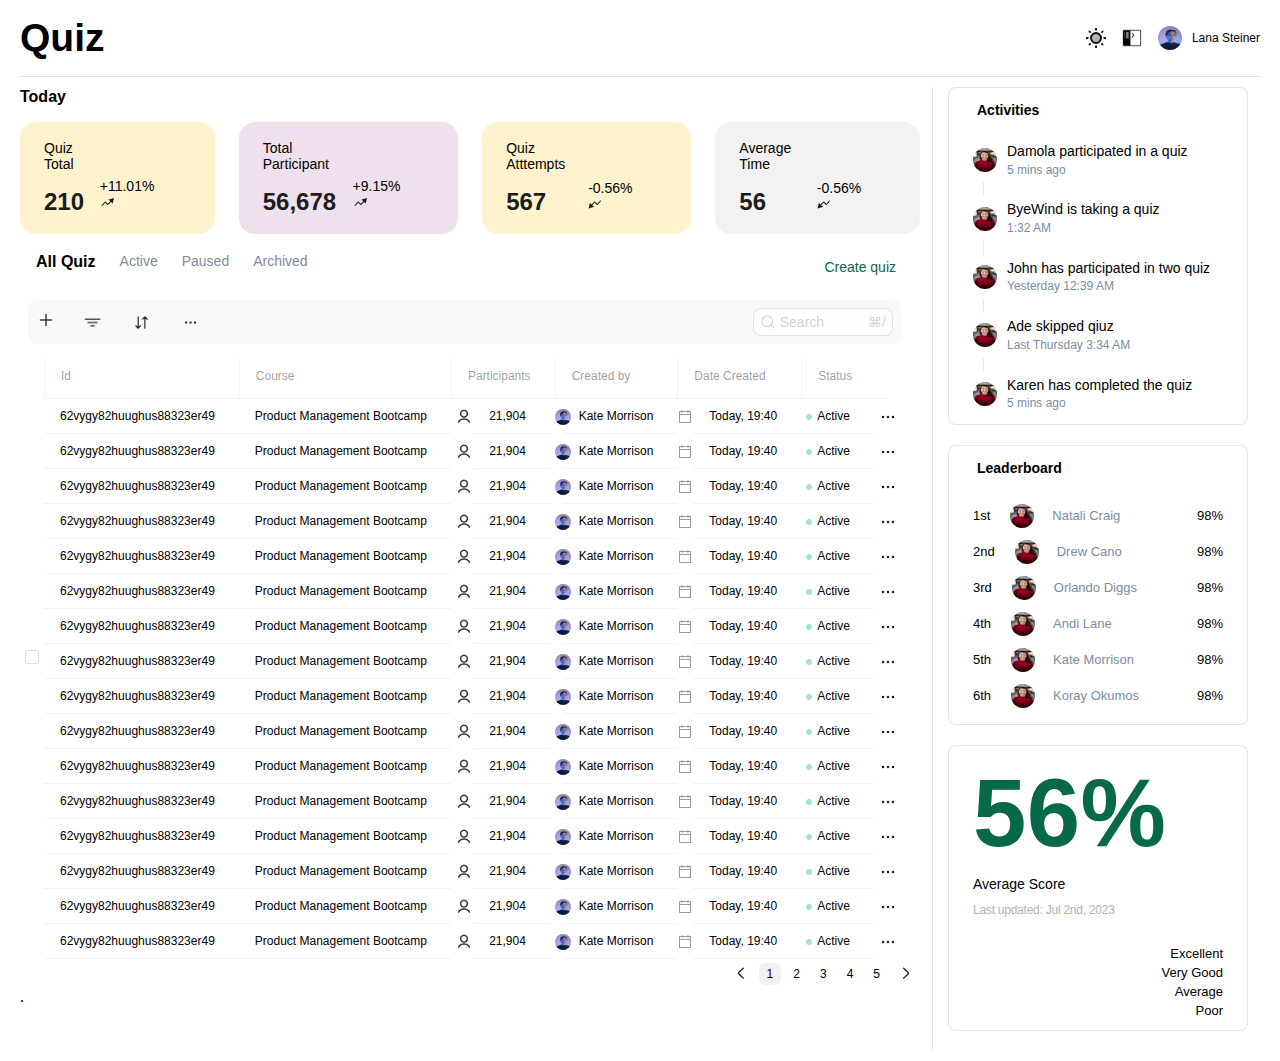
<file: index.html>
<!DOCTYPE html>
<html lang="en">
<head>
    <meta charset="UTF-8">
    <meta name="viewport" content="width=device-width, initial-scale=1.0">
    <link rel="stylesheet" href="https://cdnjs.cloudflare.com/ajax/libs/font-awesome/6.5.1/css/all.min.css" integrity="sha512-DTOQO9RWCH3ppGqcWaEA1BIZOC6xxalwEsw9c2QQeAIftl+Vegovlnee1c9QX4TctnWMn13TZye+giMm8e2LwA==" crossorigin="anonymous" referrerpolicy="no-referrer" />
    <link rel="stylesheet" href="style.css">
    <title>Quiz Portal</title>
</head>
<body>
    <div class="portal-container">
    <header class="header">
        <h1>Quiz</h1>
        <div class="nav">
            <img id="icon" src="./images/icons8-sun-24.png" width="20px">
            <img id="icon" src="./images/icons8-sidebar-50.png" width="20px">
            <div class="profile-user">
                <img  src="./images/aiony-haust-3TLl_97HNJo-unsplash.jpg" width="24px">
                <p>Lana Steiner</p>
            </div>
        </div>
    </header>
    <main>
        <section class="left">
        <div class="dashboard">
        <h4 id="today">Today <i style="font-size: 12px; color: rgb(199, 199, 199);" class="fa fa-angle-down" aria-hidden="true"></i></h4>
        <div class="dashboard-boxes">
            <div class="box1">
                <div class="total">
                    <p>Quiz Total</p>
                    <h3>210</h3>
                </div>
                <p id="rates">+11.01% <img src="./images/ArrowRise.png" width="16px"> </p>
            </div>
            <div style="background-color:#EFE0ED " class="box1">
                <div class="total">
                    <p>Total Participant</p>
                    <h3>56,678</h3>
                </div>
                <p id="rates">+9.15%<img src="./images/ArrowRise.png" width="16px"></p>
            </div>
            <div style="background-color: #FFF3CD" class="box1">
                <div class="total">
                    <p>Quiz Atttempts</p>
                    <h3>567</h3>
                </div>
                <p id="rates">-0.56% <img src="./images/Vector.png" width="13px"></p>
            </div>
            <div style="background-color: #F2F2F2;" class="box1">
                <div class="total">
                    <p>Average Time</p>
                    <h3>56</h3>
                </div>
                <p id="rates">-0.56% <img src="./images/Vector.png" width="13px"> </p>
            </div>
        </div>
        </div>
        <div class="main-nav">
            <div class="navs">
            <h4>All Quiz</h4>
            <p class="text-muted">Active</p>
            <p class="text-muted">Paused</p>
            <p class="text-muted">Archived</p>
            </div>
            <a href="./create-quiz.html"><p id="create-quiz"><i class="fa fa-plus" aria-hidden="true"></i> Create quiz</p></a>
        </div>
        <div class="second-nav">
            <div class="navs">
                <img src="./images/Add.png" width="20px">
                <img src="./images/FunnelSimple.jpg" width="25px">
                <img src="./images/ArrowsDownUp.png" width="25px">
                <img src="./images/DotsThreeOutlineVertical2.png" width="25px">
            </div>
            <div class="search">
                <img src="./images/Search.png" width="16px">
                <p>Search</p>
                <p style="margin-left: 40px;">⌘/</p>
            </div>
        </div>
        <div class="table-columns">
            <img class="checkbox" src="./images/CheckboxFalse.png
            " width="">
            <div class="id">   
                <p class="table-header">Id</p>
                <p>62vygy82huughus88323er49</p>
                <p>62vygy82huughus88323er49</p>
                <p>62vygy82huughus88323er49</p>
                <p>62vygy82huughus88323er49</p>
                <p>62vygy82huughus88323er49</p>
                <p>62vygy82huughus88323er49</p>
                <p>62vygy82huughus88323er49</p>
                <p>62vygy82huughus88323er49</p>
                <p>62vygy82huughus88323er49</p>
                <p>62vygy82huughus88323er49</p>
                <p>62vygy82huughus88323er49</p>
                <p>62vygy82huughus88323er49</p>
                <p>62vygy82huughus88323er49</p>
                <p>62vygy82huughus88323er49</p>
                <p>62vygy82huughus88323er49</p>
                <p>62vygy82huughus88323er49</p>
            </div>
            <div class="course">
                <p class="table-header">Course</p>
                <p>Product Management Bootcamp</p>
                <p>Product Management Bootcamp</p>
                <p>Product Management Bootcamp</p>
                <p>Product Management Bootcamp</p>
                <p>Product Management Bootcamp</p>
                <p>Product Management Bootcamp</p>
                <p>Product Management Bootcamp</p>
                <p>Product Management Bootcamp</p>
                <p>Product Management Bootcamp</p>
                <p>Product Management Bootcamp</p>
                <p>Product Management Bootcamp</p>
                <p>Product Management Bootcamp</p>
                <p>Product Management Bootcamp</p>
                <p>Product Management Bootcamp</p>
                <p>Product Management Bootcamp</p>
                <p>Product Management Bootcamp</p>
            </div> 
            <div class="participants">
                <p class="table-header">Participants</p>
                    <div class="user">
                        <img src="./images/user.png" alt="">
                        <p>21,904</p>
                    </div>
                    <div class="user">
                        <img src="./images/user.png" alt="">
                        <p>21,904</p>
                    </div>
                    <div class="user">
                        <img src="./images/user.png" alt="">
                        <p>21,904</p>
                    </div>
                    <div class="user">
                        <img src="./images/user.png" alt="">
                        <p>21,904</p>
                    </div>
                    <div class="user">
                        <img src="./images/user.png" alt="">
                        <p>21,904</p>
                    </div>
                    <div class="user">
                        <img src="./images/user.png" alt="">
                        <p>21,904</p>
                    </div>
                    <div class="user">
                        <img src="./images/user.png" alt="">
                        <p>21,904</p>
                    </div>
                    <div class="user">
                        <img src="./images/user.png" alt="">
                        <p>21,904</p>
                    </div>
                    <div class="user">
                        <img src="./images/user.png" alt="">
                        <p>21,904</p>
                    </div>
                    <div class="user">
                        <img src="./images/user.png" alt="">
                        <p>21,904</p>
                    </div>
                    <div class="user">
                        <img src="./images/user.png" alt="">
                        <p>21,904</p>
                    </div>
                    <div class="user">
                        <img src="./images/user.png" alt="">
                        <p>21,904</p>
                    </div>
                    <div class="user">
                        <img src="./images/user.png" alt="">
                        <p>21,904</p>
                    </div>
                    <div class="user">
                        <img src="./images/user.png" alt="">
                        <p>21,904</p>
                    </div>
                    <div class="user">
                        <img src="./images/user.png" alt="">
                        <p>21,904</p>
                    </div>
                    <div class="user">
                        <img src="./images/user.png" alt="">
                        <p>21,904</p>
                    </div>
            </div>
            <div class="created">
                <p class="table-header">Created by</p>
                    <div class="user">
                        <img src="./images/aiony-haust-3TLl_97HNJo-unsplash.jpg" width="24px">
                        <p>Kate Morrison</p>
                    </div>
                    <div class="user">
                        <img src="./images/aiony-haust-3TLl_97HNJo-unsplash.jpg" width="24px">
                        <p>Kate Morrison</p>
                    </div>
                    <div class="user">
                        <img src="./images/aiony-haust-3TLl_97HNJo-unsplash.jpg" width="24px">
                        <p>Kate Morrison</p>
                    </div>
                    <div class="user">
                        <img src="./images/aiony-haust-3TLl_97HNJo-unsplash.jpg" width="24px">
                        <p>Kate Morrison</p>
                    </div>
                    <div class="user">
                        <img src="./images/aiony-haust-3TLl_97HNJo-unsplash.jpg" width="24px">
                        <p>Kate Morrison</p>
                    </div>
                    <div class="user">
                        <img src="./images/aiony-haust-3TLl_97HNJo-unsplash.jpg" width="24px">
                        <p>Kate Morrison</p>
                    </div>
                    <div class="user">
                        <img src="./images/aiony-haust-3TLl_97HNJo-unsplash.jpg" width="24px">
                        <p>Kate Morrison</p>
                    </div>
                    <div class="user">
                        <img src="./images/aiony-haust-3TLl_97HNJo-unsplash.jpg" width="24px">
                        <p>Kate Morrison</p>
                    </div>
                    <div class="user">
                        <img src="./images/aiony-haust-3TLl_97HNJo-unsplash.jpg" width="24px">
                        <p>Kate Morrison</p>
                    </div>
                    <div class="user">
                        <img src="./images/aiony-haust-3TLl_97HNJo-unsplash.jpg" width="24px">
                        <p>Kate Morrison</p>
                    </div>
                    <div class="user">
                        <img src="./images/aiony-haust-3TLl_97HNJo-unsplash.jpg" width="24px">
                        <p>Kate Morrison</p>
                    </div>
                    <div class="user">
                        <img src="./images/aiony-haust-3TLl_97HNJo-unsplash.jpg" width="24px">
                        <p>Kate Morrison</p>
                    </div>
                    <div class="user">
                        <img src="./images/aiony-haust-3TLl_97HNJo-unsplash.jpg" width="24px">
                        <p>Kate Morrison</p>
                    </div>
                    <div class="user">
                        <img src="./images/aiony-haust-3TLl_97HNJo-unsplash.jpg" width="24px">
                        <p>Kate Morrison</p>
                    </div>
                    <div class="user">
                        <img src="./images/aiony-haust-3TLl_97HNJo-unsplash.jpg" width="24px">
                        <p>Kate Morrison</p>
                    </div>
                    <div class="user">
                        <img src="./images/aiony-haust-3TLl_97HNJo-unsplash.jpg" width="24px">
                        <p>Kate Morrison</p>
                    </div>
            </div>
            <div class="date-created">
                <p class="table-header">Date Created</p>
                      <div class="date">
                        <img src="./images/CalendarBlank.png" alt="">
                        <p>Today, 19:40</p>
                    </div>
                      <div class="date">
                        <img src="./images/CalendarBlank.png" alt="">
                        <p>Today, 19:40</p>
                    </div>
                      <div class="date">
                        <img src="./images/CalendarBlank.png" alt="">
                        <p>Today, 19:40</p>
                    </div>
                      <div class="date">
                        <img src="./images/CalendarBlank.png" alt="">
                        <p>Today, 19:40</p>
                    </div>
                      <div class="date">
                        <img src="./images/CalendarBlank.png" alt="">
                        <p>Today, 19:40</p>
                    </div>
                      <div class="date">
                        <img src="./images/CalendarBlank.png" alt="">
                        <p>Today, 19:40</p>
                    </div>
                      <div class="date">
                        <img src="./images/CalendarBlank.png" alt="">
                        <p>Today, 19:40</p>
                    </div>
                      <div class="date">
                        <img src="./images/CalendarBlank.png" alt="">
                        <p>Today, 19:40</p>
                    </div>
                      <div class="date">
                        <img src="./images/CalendarBlank.png" alt="">
                        <p>Today, 19:40</p>
                    </div>
                      <div class="date">
                        <img src="./images/CalendarBlank.png" alt="">
                        <p>Today, 19:40</p>
                    </div>
                      <div class="date">
                        <img src="./images/CalendarBlank.png" alt="">
                        <p>Today, 19:40</p>
                    </div>
                      <div class="date">
                        <img src="./images/CalendarBlank.png" alt="">
                        <p>Today, 19:40</p>
                    </div>
                      <div class="date">
                        <img src="./images/CalendarBlank.png" alt="">
                        <p>Today, 19:40</p>
                    </div>
                      <div class="date">
                        <img src="./images/CalendarBlank.png" alt="">
                        <p>Today, 19:40</p>
                    </div>
                      <div class="date">
                        <img src="./images/CalendarBlank.png" alt="">
                        <p>Today, 19:40</p>
                    </div>
                      <div class="date">
                        <img src="./images/CalendarBlank.png" alt="">
                        <p>Today, 19:40</p>
                    </div>
            </div>
            <div class="status">
                <p class="table-header">Status</p>
                <div class="active">
                    <img src="./images/Dot2.png" alt="">
                    <p>Active</p>
                    <img src="./images/DotsThreeOutlineVertical2.png" alt="" class="options-icon">
                    <div class="options-menu">
                        <ul>
                            <li><img src="./images/edit-2.png" alt=""> Edit</li>
                            <li><img src="./images/play.png" alt=""> Play</li>
                            <li><img src="./images/pause.png" alt=""> Pause</li>
                            <li><img src="./images/link.png" alt=""> Copy Link</li>
                            <li style="color: red;"><img src="./images/close-square.png" alt=""> Delete</li>
                        </ul>
                    </div>
                </div>
                <div class="active">
                    <img src="./images/Dot2.png" alt="">
                    <p>Active</p>
                    <img src="./images/DotsThreeOutlineVertical2.png" alt="" class="options-icon">
                    <div class="options-menu">
                        <ul>
                            <li><img src="./images/edit-2.png" alt=""> Edit</li>
                            <li><img src="./images/play.png" alt=""> Play</li>
                            <li><img src="./images/pause.png" alt=""> Pause</li>
                            <li><img src="./images/link.png" alt=""> Copy Link</li>
                            <li style="color: red;"><img src="./images/close-square.png" alt=""> Delete</li>
                        </ul>
                    </div>
                </div>
                <div class="active">
                    <img src="./images/Dot2.png" alt="">
                    <p>Active</p>
                    <img src="./images/DotsThreeOutlineVertical2.png" alt="" class="options-icon">
                    <div class="options-menu">
                        <ul>
                            <li><img src="./images/edit-2.png" alt=""> Edit</li>
                            <li><img src="./images/play.png" alt=""> Play</li>
                            <li><img src="./images/pause.png" alt=""> Pause</li>
                            <li><img src="./images/link.png" alt=""> Copy Link</li>
                            <li style="color: red;"><img src="./images/close-square.png" alt=""> Delete</li>
                        </ul>
                    </div>
                </div>
                <div class="active">
                    <img src="./images/Dot2.png" alt="">
                    <p>Active</p>
                    <img src="./images/DotsThreeOutlineVertical2.png" alt="" class="options-icon">
                    <div class="options-menu">
                        <ul>
                            <li><img src="./images/edit-2.png" alt=""> Edit</li>
                            <li><img src="./images/play.png" alt=""> Play</li>
                            <li><img src="./images/pause.png" alt=""> Pause</li>
                            <li><img src="./images/link.png" alt=""> Copy Link</li>
                            <li style="color: red;"><img src="./images/close-square.png" alt=""> Delete</li>
                        </ul>
                    </div>
                </div>
                <div class="active">
                    <img src="./images/Dot2.png" alt="">
                    <p>Active</p>
                    <img src="./images/DotsThreeOutlineVertical2.png" alt="" class="options-icon">
                    <div class="options-menu">
                        <ul>
                            <li><img src="./images/edit-2.png" alt=""> Edit</li>
                            <li><img src="./images/play.png" alt=""> Play</li>
                            <li><img src="./images/pause.png" alt=""> Pause</li>
                            <li><img src="./images/link.png" alt=""> Copy Link</li>
                            <li style="color: red;"><img src="./images/close-square.png" alt=""> Delete</li>
                        </ul>
                    </div>
                </div>
                <div class="active">
                    <img src="./images/Dot2.png" alt="">
                    <p>Active</p>
                    <img src="./images/DotsThreeOutlineVertical2.png" alt="" class="options-icon">
                    <div class="options-menu">
                        <ul>
                            <li><img src="./images/edit-2.png" alt=""> Edit</li>
                            <li><img src="./images/play.png" alt=""> Play</li>
                            <li><img src="./images/pause.png" alt=""> Pause</li>
                            <li><img src="./images/link.png" alt=""> Copy Link</li>
                            <li style="color: red;"><img src="./images/close-square.png" alt=""> Delete</li>
                        </ul>
                    </div>
                </div>
                <div class="active">
                    <img src="./images/Dot2.png" alt="">
                    <p>Active</p>
                    <img src="./images/DotsThreeOutlineVertical2.png" alt="" class="options-icon">
                    <div class="options-menu">
                        <ul>
                            <li><img src="./images/edit-2.png" alt=""> Edit</li>
                            <li><img src="./images/play.png" alt=""> Play</li>
                            <li><img src="./images/pause.png" alt=""> Pause</li>
                            <li><img src="./images/link.png" alt=""> Copy Link</li>
                            <li style="color: red;"><img src="./images/close-square.png" alt=""> Delete</li>
                        </ul>
                    </div>
                </div>
                <div class="active">
                    <img src="./images/Dot2.png" alt="">
                    <p>Active</p>
                    <img src="./images/DotsThreeOutlineVertical2.png" alt="" class="options-icon">
                    <div class="options-menu">
                        <ul>
                            <li><img src="./images/edit-2.png" alt=""> Edit</li>
                            <li><img src="./images/play.png" alt=""> Play</li>
                            <li><img src="./images/pause.png" alt=""> Pause</li>
                            <li><img src="./images/link.png" alt=""> Copy Link</li>
                            <li style="color: red;"><img src="./images/close-square.png" alt=""> Delete</li>
                        </ul>
                    </div>
                </div>
                <div class="active">
                    <img src="./images/Dot2.png" alt="">
                    <p>Active</p>
                    <img src="./images/DotsThreeOutlineVertical2.png" alt="" class="options-icon">
                    <div class="options-menu">
                        <ul>
                            <li><img src="./images/edit-2.png" alt=""> Edit</li>
                            <li><img src="./images/play.png" alt=""> Play</li>
                            <li><img src="./images/pause.png" alt=""> Pause</li>
                            <li><img src="./images/link.png" alt=""> Copy Link</li>
                            <li style="color: red;"><img src="./images/close-square.png" alt=""> Delete</li>
                        </ul>
                    </div>
                </div>
                <div class="active">
                    <img src="./images/Dot2.png" alt="">
                    <p>Active</p>
                    <img src="./images/DotsThreeOutlineVertical2.png" alt="" class="options-icon">
                    <div class="options-menu">
                        <ul>
                            <li><img src="./images/edit-2.png" alt=""> Edit</li>
                            <li><img src="./images/play.png" alt=""> Play</li>
                            <li><img src="./images/pause.png" alt=""> Pause</li>
                            <li><img src="./images/link.png" alt=""> Copy Link</li>
                            <li style="color: red;"><img src="./images/close-square.png" alt=""> Delete</li>
                        </ul>
                    </div>
                </div>
                <div class="active">
                    <img src="./images/Dot2.png" alt="">
                    <p>Active</p>
                    <img src="./images/DotsThreeOutlineVertical2.png" alt="" class="options-icon">
                    <div class="options-menu">
                        <ul>
                            <li><img src="./images/edit-2.png" alt=""> Edit</li>
                            <li><img src="./images/play.png" alt=""> Play</li>
                            <li><img src="./images/pause.png" alt=""> Pause</li>
                            <li><img src="./images/link.png" alt=""> Copy Link</li>
                            <li style="color: red;"><img src="./images/close-square.png" alt=""> Delete</li>
                        </ul>
                    </div>
                </div>
                <div class="active">
                    <img src="./images/Dot2.png" alt="">
                    <p>Active</p>
                    <img src="./images/DotsThreeOutlineVertical2.png" alt="" class="options-icon">
                    <div class="options-menu">
                        <ul>
                            <li><img src="./images/edit-2.png" alt=""> Edit</li>
                            <li><img src="./images/play.png" alt=""> Play</li>
                            <li><img src="./images/pause.png" alt=""> Pause</li>
                            <li><img src="./images/link.png" alt=""> Copy Link</li>
                            <li style="color: red;"><img src="./images/close-square.png" alt=""> Delete</li>
                        </ul>
                    </div>
                </div>
                <div class="active">
                    <img src="./images/Dot2.png" alt="">
                    <p>Active</p>
                    <img src="./images/DotsThreeOutlineVertical2.png" alt="" class="options-icon">
                    <div class="options-menu">
                        <ul>
                            <li><img src="./images/edit-2.png" alt=""> Edit</li>
                            <li><img src="./images/play.png" alt=""> Play</li>
                            <li><img src="./images/pause.png" alt=""> Pause</li>
                            <li><img src="./images/link.png" alt=""> Copy Link</li>
                            <li style="color: red;"><img src="./images/close-square.png" alt=""> Delete</li>
                        </ul>
                    </div>
                </div>
                <div class="active">
                    <img src="./images/Dot2.png" alt="">
                    <p>Active</p>
                    <img src="./images/DotsThreeOutlineVertical2.png" alt="" class="options-icon">
                    <div class="options-menu">
                        <ul>
                            <li><img src="./images/edit-2.png" alt=""> Edit</li>
                            <li><img src="./images/play.png" alt=""> Play</li>
                            <li><img src="./images/pause.png" alt=""> Pause</li>
                            <li><img src="./images/link.png" alt=""> Copy Link</li>
                            <li style="color: red;"><img src="./images/close-square.png" alt=""> Delete</li>
                        </ul>
                    </div>
                </div>
                <div class="active">
                    <img src="./images/Dot2.png" alt="">
                    <p>Active</p>
                    <img src="./images/DotsThreeOutlineVertical2.png" alt="" class="options-icon">
                    <div class="options-menu">
                        <ul>
                            <li><img src="./images/edit-2.png" alt=""> Edit</li>
                            <li><img src="./images/play.png" alt=""> Play</li>
                            <li><img src="./images/pause.png" alt=""> Pause</li>
                            <li><img src="./images/link.png" alt=""> Copy Link</li>
                            <li style="color: red;"><img src="./images/close-square.png" alt=""> Delete</li>
                        </ul>
                    </div>
                </div>
                <div class="active">
                    <img src="./images/Dot2.png" alt="">
                    <p>Active</p>
                    <img src="./images/DotsThreeOutlineVertical2.png" alt="" class="options-icon">
                    <div class="options-menu">
                        <ul>
                            <li><img src="./images/edit-2.png" alt=""> Edit</li>
                            <li><img src="./images/play.png" alt=""> Play</li>
                            <li><img src="./images/pause.png" alt=""> Pause</li>
                            <li><img src="./images/link.png" alt=""> Copy Link</li>
                            <li style="color: red;"><img src="./images/close-square.png" alt=""> Delete</li>
                        </ul>
                    </div>
                </div>
                
               
            </div>
            
            
            
        </div>

        <div class="page-number">
            <img src="./images/arrow left.png" alt="">
            <p style="background-color: #0000000D; border-radius: 6px; gap: 4px;">1</p>
            <p>2</p>
            <p>3</p>
            <p>4</p>
            <p>5</p>
            <img src="./images/arrow right.png" alt="">
        </div>

        .
            
    </section>
    <section class="right">
        <div class="top">
            <h3>Activities</h3>

            <div class="avatar">
                <img src="./images/michael-dam-mEZ3PoFGs_k-unsplash.jpg" width="30px">
                
                <div class="avatar-text">
                    <h5>Damola participated in a quiz</h5>
                    <p>5 mins ago</p>
                </div>
            </div>
            <img style="height: 14px;margin-left: 10px;" src="./images/vertical line.png"width="1px" >
            <div class="avatar">
                <img src="./images/michael-dam-mEZ3PoFGs_k-unsplash.jpg" >
                <div class="avatar-text">
                    <h5>ByeWind is taking a quiz</h5>
                    <p>1:32 AM</p>
                </div>
            </div>
            <img style="height: 14px;margin-left: 10px;" src="./images/vertical line.png"width="1px" >
            <div class="avatar">
                <img src="./images/michael-dam-mEZ3PoFGs_k-unsplash.jpg">
                <div class="avatar-text">
                    <h5>John has participated in two quiz</h5>
                    <p>Yesterday 12:39 AM</p>
                </div>
            </div>
            <img style="height: 14px;margin-left: 10px;" src="./images/vertical line.png"width="1px" >
            <div class="avatar">
                <img src="./images/michael-dam-mEZ3PoFGs_k-unsplash.jpg" >
                <div class="avatar-text">
                    <h5>Ade skipped qiuz</h5>
                    <p>Last Thursday 3:34 AM</p>
                </div>
            </div><img style="height: 14px;margin-left: 10px;" src="./images/vertical line.png"width="1px" >
            <div class="avatar">
                <img src="./images/michael-dam-mEZ3PoFGs_k-unsplash.jpg" >
                <div class="avatar-text">
                    <h5>Karen has completed the quiz</h5>
                    <p>5 mins ago</p>
                </div>
            </div>
            
        </div>
        <div class="top">
            <h3>Leaderboard</h3>

            <div class="leaderboard">
                <p>1st</p>
                <div class="leaderboard-text">
                    <img src="./images/michael-dam-mEZ3PoFGs_k-unsplash.jpg" width="24px">
                    <p>Natali Craig</p>
                </div>
                <p>98%</p>
            </div>
            
            
            <div class="leaderboard">
                <p>2nd</p>
                <div class="leaderboard-text">
                    <img src="./images/michael-dam-mEZ3PoFGs_k-unsplash.jpg" width="24px">
                    <p>Drew Cano</p>
                </div>
                <p>98%</p>
            </div>
            
            <div class="leaderboard">
                <p>3rd</p>
                <div class="leaderboard-text">
                    <img src="./images/michael-dam-mEZ3PoFGs_k-unsplash.jpg" width="24px">
                    <p>Orlando Diggs</p>
                </div>
                <p>98%</p>
            </div>
            
            <div class="leaderboard">
                <p>4th</p>
                <div class="leaderboard-text">
                    <img src="./images/michael-dam-mEZ3PoFGs_k-unsplash.jpg" width="24px">
                    <p>Andi Lane</p>
                </div>
                <p>98%</p>
            </div>
            
            <div class="leaderboard">
                <p>5th</p>
                <div class="leaderboard-text">
                    <img src="./images/michael-dam-mEZ3PoFGs_k-unsplash.jpg" width="24px">
                    <p>Kate Morrison</p>
                </div>
                <p>98%</p>
            </div>
            
            <div class="leaderboard">
                <p>6th</p>
                <div class="leaderboard-text">
                    <img src="./images/michael-dam-mEZ3PoFGs_k-unsplash.jpg" width="24px">
                    <p>Koray Okumos</p>
                </div>
                <p>98%</p>
            </div>
            
        </div>
        <div class="top">
            <div class="score">
                <h1>56%</h1>
                <h4>Average Score</h4>
                <p>Last updated: Jul 2nd, 2023</p>
            </div>
            <div class="grading">
                <i  style="color: #BAEDBD;
                ; font-size: 6px; "  class="fa fa-circle dot" aria-hidden="true"></i>
                <p>Excellent</p>
            </div>
            <div class="grading2">
                <i   style="color: #C6C7F8;
                ; font-size: 6px; " class="fa fa-circle dot" aria-hidden="true"></i>
                <p>Very Good</p>
            </div>
            <div class="grading3">
                <i   style="color: black; font-size: 6px;" class="fa fa-circle dot" aria-hidden="true"></i>
                <p>Average</p>
            </div>
            <div class="grading4">
                <i   style="color: #95A4FC;
                ; font-size: 6px;"  class="fa fa-circle dot" aria-hidden="true"></i>
                <p>Poor</p>
            </div>

            
        </div>
    </section> 
    </main>
   
    </div>
   
   <script type="module" src="./js/script.js"></script>
</body>
</html>
</file>
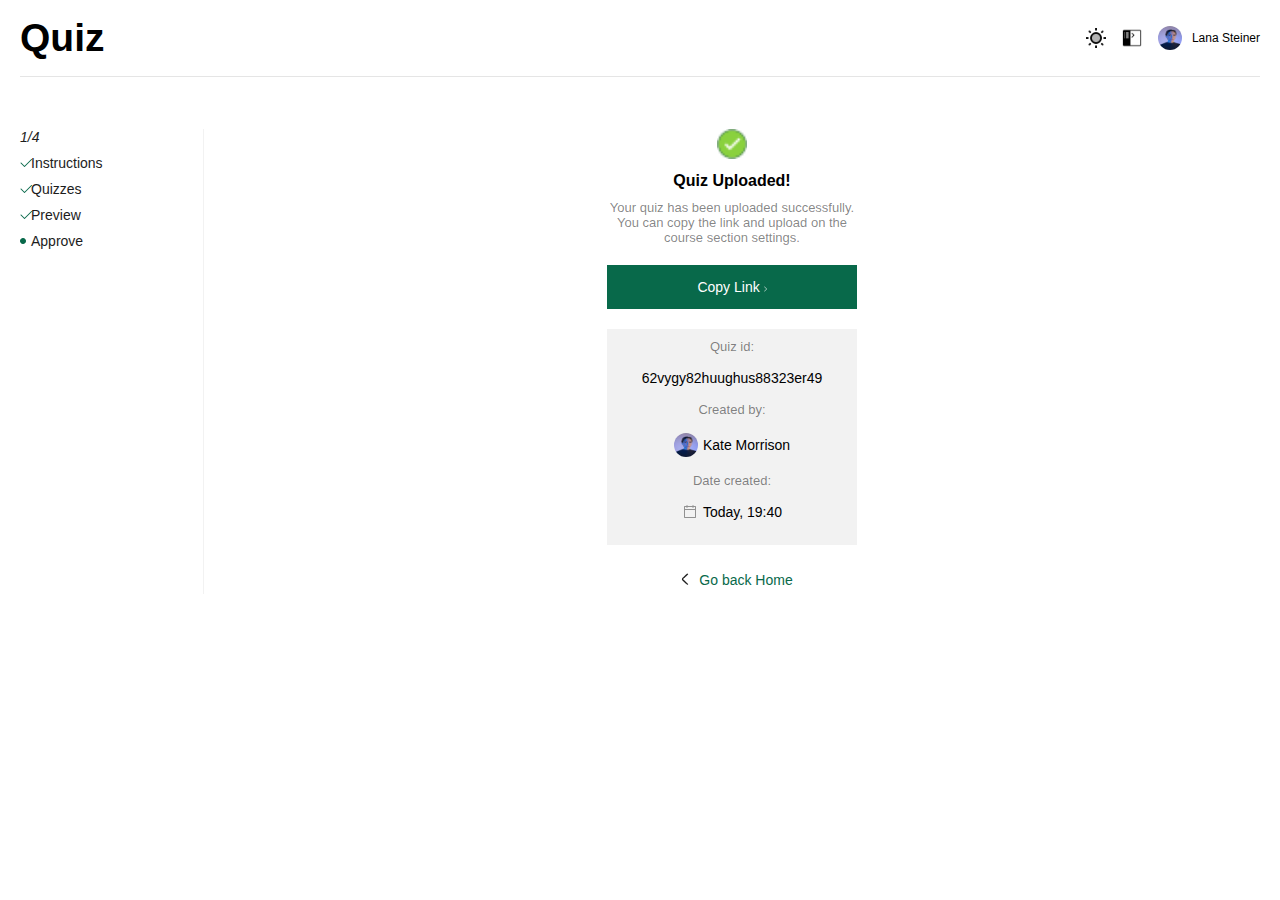
<file: approve-quiz.html>
<!DOCTYPE html>
<html lang="en">
<head>
    <meta charset="UTF-8">
    <meta name="viewport" content="width=device-width, initial-scale=1.0">
    <link rel="stylesheet" href="https://cdnjs.cloudflare.com/ajax/libs/font-awesome/6.5.1/css/all.min.css" integrity="sha512-DTOQO9RWCH3ppGqcWaEA1BIZOC6xxalwEsw9c2QQeAIftl+Vegovlnee1c9QX4TctnWMn13TZye+giMm8e2LwA==" crossorigin="anonymous" referrerpolicy="no-referrer" />
    <link rel="stylesheet" href="style.css">
    <title>Quiz Portal</title>
</head>
<body>
    <div class="portal-container">
    <header class="header">
        <h1>Quiz</h1>
        <div class="nav">
            <img id="icon" src="./images/icons8-sun-24.png" width="20px">
            <img id="icon" src="./images/icons8-sidebar-50.png" width="20px">
            <div class="profile-user">
                <img  src="./images/aiony-haust-3TLl_97HNJo-unsplash.jpg" width="24px">
                <p>Lana Steiner</p>
            </div>
        </div>
    </header>
    <main class="create-quiz-page">
        <div class="instruction-col1">
            <p><i>1/4</i></p>
            <div class="active">       
                <img src="./images/tick.png" alt="">
                <p> Instructions</p>
            </div>
            <div class="active">       
                <img src="./images/tick.png" alt="">
                <p>Quizzes</p>
            </div>
            <div class="active">       
                <img src="./images/tick.png" alt="">
                <p>Preview</p>
            </div>
            <div class="active">
                <img src="./images/greendot.png" alt="">       
                <p>Approve</p>
                
            </div>
        </div>
        <div class="col2">
            <div class="approve-container">
                <img src="./images/icons8-checkmark-16.png" width="30px">
                <h5>Quiz Uploaded!</h5>
                <p class="grey-text">Your quiz has been uploaded successfully. You can copy the link and upload on the course section settings.</p>

                <button id="copy-btn">Copy Link  <img src="./images/tinyarrow.png" alt=""></button>

                <div class="quiz-info">
                    <p class="grey-text" >Quiz id:</p>
                    <p>62vygy82huughus88323er49</p>

                    <p class="grey-text" >Created by:</p>
                    <div class="creator">
                        <img src="./images/aiony-haust-3TLl_97HNJo-unsplash.jpg" width="24px">
                        <p>Kate Morrison</p>
                    </div>
                    <p class="grey-text" >Date created:</p>
                    <div class="date">
                        <img src="./images/CalendarBlank.png" alt="">
                        <p>Today, 19:40</p>
                    </div>
                </div>

                <div class="arrow-home">
                    <img style="color: #08694A;" src="./images/arrow left.png" alt="">
                    <p>Go back Home</p>
                </div>
            </div>
            
        </div>

    </main>
   
</body>
</html>
</file>
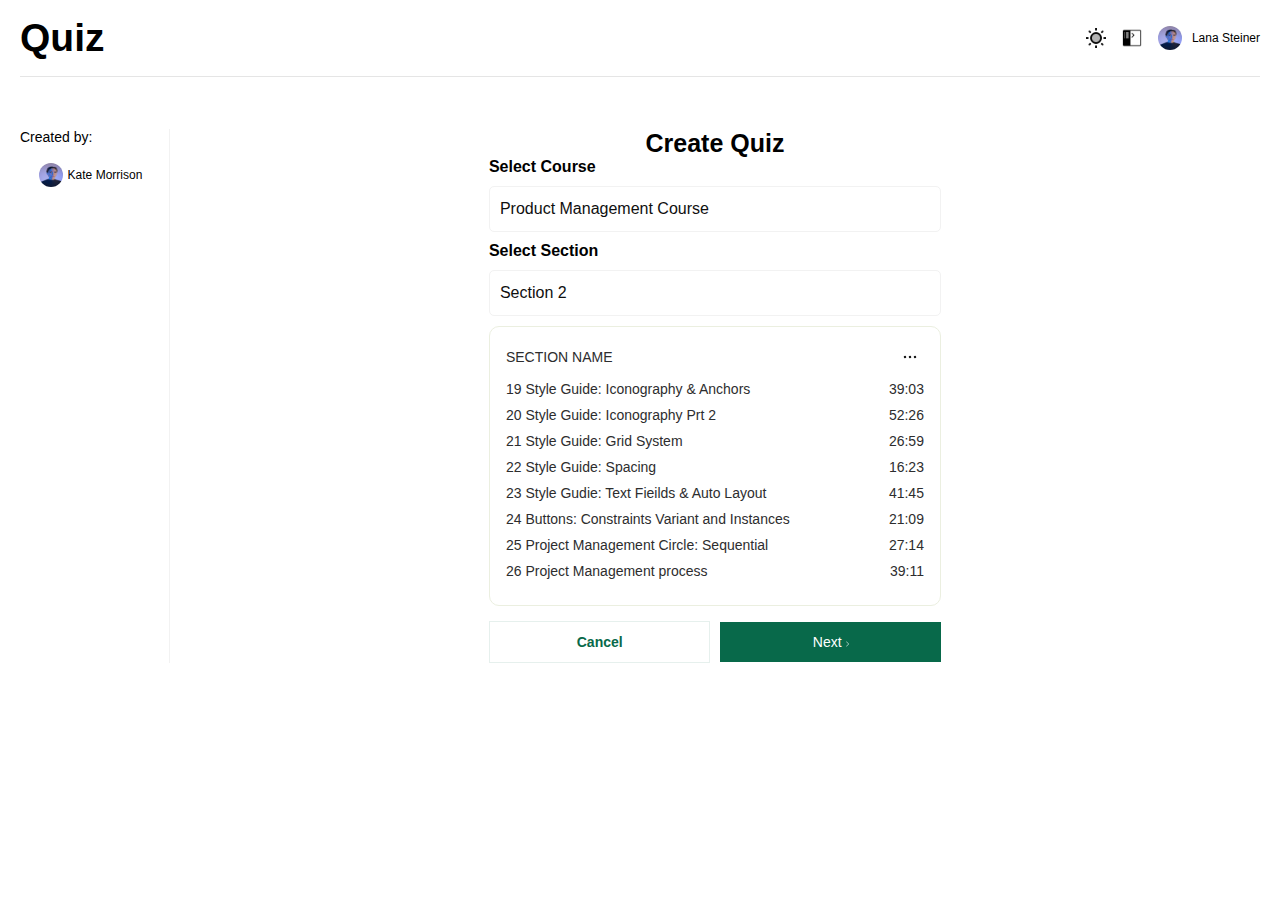
<file: create-quiz.html>
<!DOCTYPE html>
<html lang="en">
<head>
    <meta charset="UTF-8">
    <meta name="viewport" content="width=device-width, initial-scale=1.0">
    <link rel="stylesheet" href="https://cdnjs.cloudflare.com/ajax/libs/font-awesome/6.5.1/css/all.min.css" integrity="sha512-DTOQO9RWCH3ppGqcWaEA1BIZOC6xxalwEsw9c2QQeAIftl+Vegovlnee1c9QX4TctnWMn13TZye+giMm8e2LwA==" crossorigin="anonymous" referrerpolicy="no-referrer" />
    <link rel="stylesheet" href="style.css">
    <title>Quiz Portal</title>
</head>
<body>
    <div class="portal-container">
    <header class="header">
        <h1>Quiz</h1>
        <div class="nav">
            <img id="icon" src="./images/icons8-sun-24.png" width="20px">
            <img id="icon" src="./images/icons8-sidebar-50.png" width="20px">
            <div class="profile-user">
                <img  src="./images/aiony-haust-3TLl_97HNJo-unsplash.jpg" width="24px">
                <p>Lana Steiner</p>
            </div>
        </div>
    </header>
    <main class="create-quiz-page">
        <div class="col1">
            <h5>Created by:</h5>
            <div class="user">
                <img src="./images/aiony-haust-3TLl_97HNJo-unsplash.jpg" width="24px">
                <p>Kate Morrison</p>
            </div>
        </div>
        <div class="col2">
            <div class="container">
                <h3>Create Quiz</h3>
                <div class="select-course">
                    <h5>Select Course</h5>
                    <select id="select-item">
                        <option value="product-management" selected>Product Management Course</option>
                        <option value="other-course">Other Course</option></select>
                </div>
                <div class="select-section">
                    <h5>Select Section</h5>
                    <select  id="select-item"> <option value="section-2" selected>Section 2</option>
                        <option value="other-section">Other Section</option></select>
                    <div class="section-box">
                       <div class="section-items">
                        <p>SECTION NAME</p>
                        <img src="./images/DotsThreeOutlineVertical2.png" alt="">
                       </div>
                       <div class="section-items">
                        <p>19 Style Guide: Iconography & Anchors</p>
                        <p>39:03</p>
                       </div>
                       <div class="section-items">
                        <p>20 Style Guide: Iconography Prt 2</p>
                        <p>52:26</p>
                       </div>
                       <div class="section-items">
                        <p>21 Style Guide: Grid System</p>
                        <p>26:59</p>
                       </div>
                       <div class="section-items">
                        <p>22 Style Guide: Spacing</p>
                        <p>16:23</p>
                       </div>
                       <div class="section-items">
                        <p>23 Style Gudie: Text Fieilds & Auto Layout</p>
                        <p>41:45</p>
                       </div>
                       <div class="section-items">
                        <p>24 Buttons: Constraints Variant and Instances</p>
                        <p>21:09</p>
                       </div>
                       <div class="section-items">
                        <p>25 Project Management Circle: Sequential</p>
                        <p>27:14</p>
                       </div>
                       <div class="section-items">
                        <p>26 Project Management process</p>
                        <p>39:11</p>
                       </div>
                       
                    </div>
                </div>
                <div class="buttons">
                    <button id="btn1">Cancel</button>
                    <button id="btn2"><a style="color: #fff;" href="./set-instructions.html">Next</a> <img src="./images/tinyarrow.png" alt=""></button>
                </div>
            </div>
            
        </div>

    </main>
   
</body>
</html>
</file>
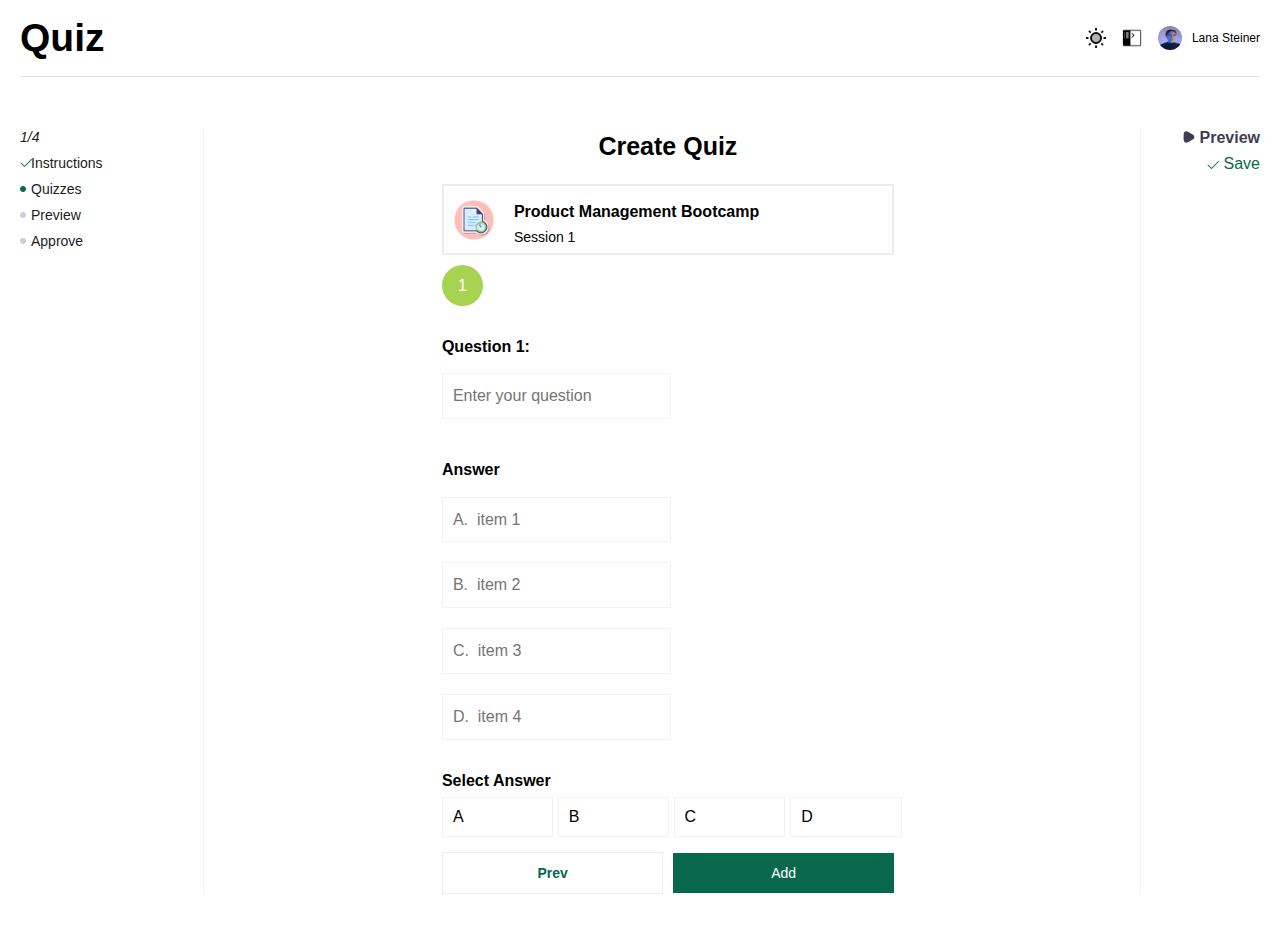
<file: create-quiz2.html>
<!DOCTYPE html>
<html lang="en">
<head>
    <meta charset="UTF-8">
    <meta name="viewport" content="width=device-width, initial-scale=1.0">
    <link rel="stylesheet" href="https://cdnjs.cloudflare.com/ajax/libs/font-awesome/6.5.1/css/all.min.css" integrity="sha512-DTOQO9RWCH3ppGqcWaEA1BIZOC6xxalwEsw9c2QQeAIftl+Vegovlnee1c9QX4TctnWMn13TZye+giMm8e2LwA==" crossorigin="anonymous" referrerpolicy="no-referrer" />
    <link rel="stylesheet" href="style.css">
    <title>Quiz Portal</title>
</head>
<body>
    <div class="portal-container">
    <header class="header">
        <h1>Quiz</h1>
        <div class="nav">
            <img id="icon" src="./images/icons8-sun-24.png" width="20px">
            <img id="icon" src="./images/icons8-sidebar-50.png" width="20px">
            <div class="profile-user">
                <img  src="./images/aiony-haust-3TLl_97HNJo-unsplash.jpg" width="24px">
                <p>Lana Steiner</p>
            </div>
        </div>
    </header>
    <main class="create-quiz-page">
        <div class="instruction-col1">
            <p><i>1/4</i></p>
            <div class="active">       
                <img src="./images/tick.png" alt="">
                <p>Instructions</p>
            </div>
            <div class="active">       
                <img src="./images/greendot.png" alt="">
                <p>Quizzes</p>
            </div>
            <div class="active">       
                <img src="./images/disableDot.png" alt="">
                <p>Preview</p>
            </div>
            <div class="active">
                <img src="./images/disableDot.png" alt="">       
                <p>Approve</p>
                
            </div>
        </div>
        <div class="col2">
            <div class="container">
                    <h1 style="text-align: center; font-size: 25px;font-style: normal; font-weight: 700; line-height: 140%;">Create Quiz</h1>
                    <div class="instruction-box">
                        <img src="./images/icons8-quiz-100.png" width="40px">
                        <div id="text" >
                            <h4>Product Management Bootcamp</h4>
                            <p style="font-size: 14px; font-style: normal; line-height: 140%;" >Session 1</p>
                        </div>
                    </div>
                    <div class="question-number-box">
                        <p id="num">1</p>
                    </div>
        
                    <div class="overview">
                    <h4>Question 1:</h4>
                    <input class ="question-input" type="text" placeholder="Enter your question" id="select-item"></input>
                    </div>
        
                    <div class="instructions">
                    <h4>Answer</h4>
                    <input class="option-input"   placeholder="A.  item 1" id="select-item"></input>
                    <input class="option-input"  placeholder="B.  item 2"  id="select-item"></input>
                    <input  class="option-input" placeholder="C.  item 3"  id="select-item"></input>
                    <input  class="option-input"  placeholder="D.  item 4" id="select-item"></input>
                    </div>
                    <h4>Select Answer</h4>
                    <div class="answer-options">
                        <p id="ans-opt">A</p>
                        <p id="ans-opt">B</p>
                        <p id="ans-opt">C</p>
                        <p id="ans-opt">D</p>
                    </div>
        
                    
                <div class="buttons">
                    <button id="btn1">Prev</button>
                    <button id="btn2">Add</button>
                </div>
            </div>
            
        </div>
        <div class="col3">
            <h4 style="font-weight: 700; color: #3f3d56;"> <img src="./images/playbold.png" alt=""> <a href="./quiz-preview.html"> <a style="color: #3f3d56;" href="./quiz-preview.html">Preview </a></h4>
            <p style="font-weight: 400; color: #08694a;line-height: 33.6px;"> <img src="./images/tick.png" alt=""> <a style="color: #08694a;" href="./create-quiz3.html">Save</a></p>
        </div>

    </main>
   
</body>
</html>
</file>
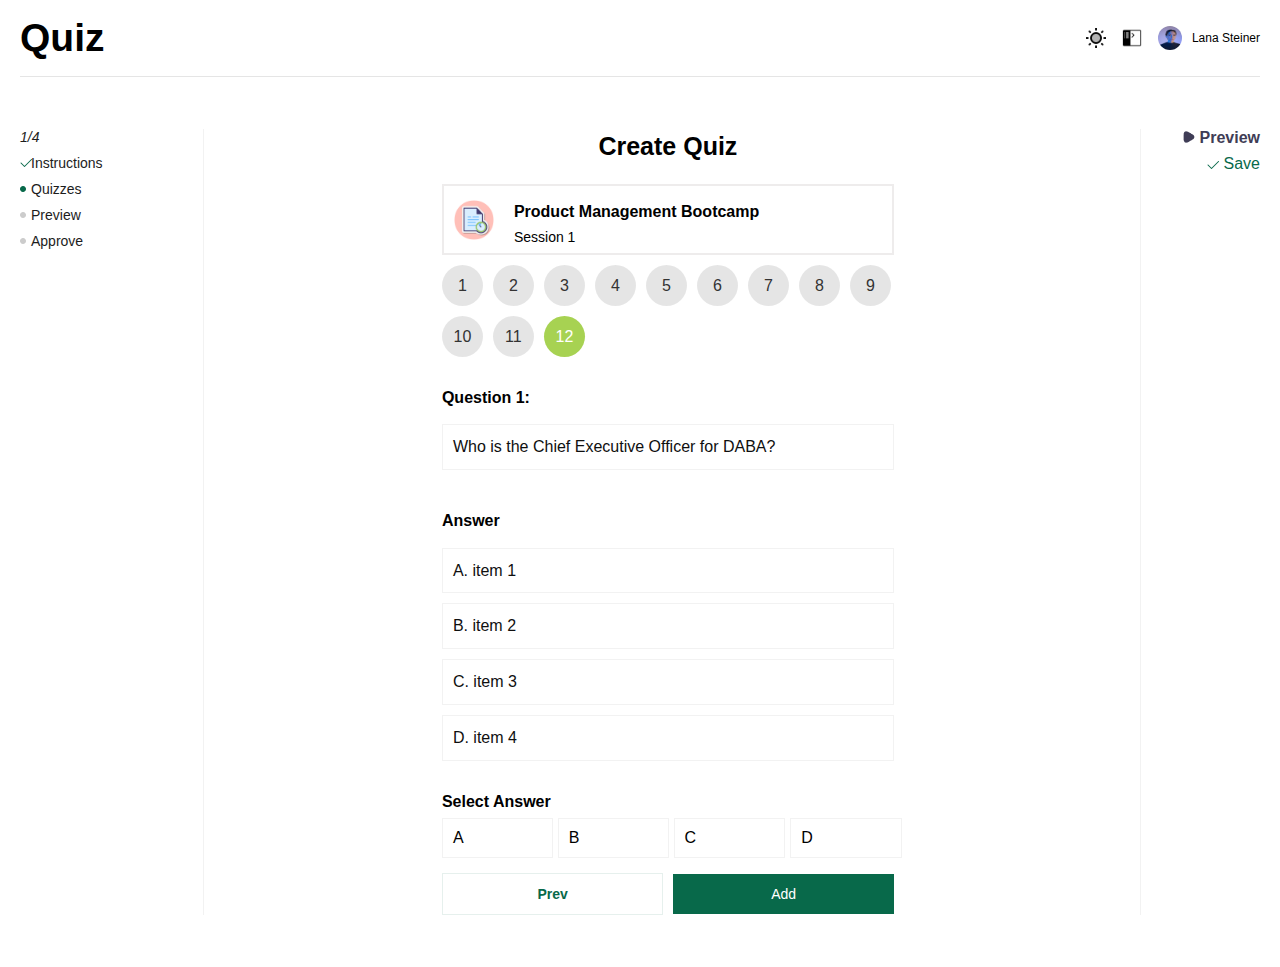
<file: create-quiz3.html>
<!DOCTYPE html>
<html lang="en">
<head>
    <meta charset="UTF-8">
    <meta name="viewport" content="width=device-width, initial-scale=1.0">
    <link rel="stylesheet" href="https://cdnjs.cloudflare.com/ajax/libs/font-awesome/6.5.1/css/all.min.css" integrity="sha512-DTOQO9RWCH3ppGqcWaEA1BIZOC6xxalwEsw9c2QQeAIftl+Vegovlnee1c9QX4TctnWMn13TZye+giMm8e2LwA==" crossorigin="anonymous" referrerpolicy="no-referrer" />
    <link rel="stylesheet" href="style.css">
    <title>Quiz Portal</title>
</head>
<body>
    <div class="portal-container">
    <header class="header">
        <h1>Quiz</h1>
        <div class="nav">
            <img id="icon" src="./images/icons8-sun-24.png" width="20px">
            <img id="icon" src="./images/icons8-sidebar-50.png" width="20px">
            <div class="profile-user">
                <img  src="./images/aiony-haust-3TLl_97HNJo-unsplash.jpg" width="24px">
                <p>Lana Steiner</p>
            </div>
        </div>
    </header>
    <main class="create-quiz-page">
        <div class="instruction-col1">
            <p><i>1/4</i></p>
            <div class="active">       
                <img src="./images/tick.png" alt="">
                <p> Instructions</p>
            </div>
            <div class="active">       
                <img src="./images/greendot.png" alt="">
                <p>Quizzes</p>
            </div>
            <div class="active">       
                <img src="./images/disableDot.png" alt="">
                <p>Preview</p>
            </div>
            <div class="active">
                <img src="./images/disableDot.png" alt="">       
                <p>Approve</p>
                
            </div>
        </div>
        <div class="col2">
            <div class="container">
                    <h1 style="text-align: center; font-size: 25px;font-style: normal; font-weight: 700; line-height: 140%;">Create Quiz</h1>
                    <div class="instruction-box">
                        <img src="./images/icons8-quiz-100.png" width="40px">
                        <div id="text" >
                            <h4>Product Management Bootcamp</h4>
                            <p style="font-size: 14px; font-style: normal; line-height: 140%;" >Session 1</p>
                        </div>
                    </div>
                    <div class="question-number-box">
                        <p  id="disabled-num">1</p>
                        <p id="disabled-num">2</p>
                        <p id="disabled-num">3</p>
                        <p id="disabled-num">4</p>
                        <p id="disabled-num">5</p>
                        <p id="disabled-num">6</p>
                        <p id="disabled-num">7</p>
                        <p id="disabled-num">8</p>
                        <p id="disabled-num">9</p>
                        <p id="disabled-num">10</p>
                        <p id="disabled-num">11</p>
                        <p  id="num">12</p>
                    </div>
        
                    <div class="overview">
                    <h4>Question 1:</h4>
                    <p id="select-item">Who is the Chief Executive Officer for DABA?</p>
                    </div>
        
                    <div class="instructions">
                    <h4>Answer</h4>
                    <p id="select-item">A.  item 1</p>
                    <p id="select-item">B.  item 2</p>
                    <p id="select-item">C.  item 3</p>
                    <p id="select-item">D.  item 4</p>
                    </div>
                    <h4>Select Answer</h4>
                    <div class="answer-options">
                        <p id="ans-opt">A</p>
                        <p id="ans-opt">B</p>
                        <p id="ans-opt">C</p>
                        <p id="ans-opt">D</p>
                    </div>
        
                    
                <div class="buttons">
                    <button id="btn1">Prev</button>
                    <button id="btn2">Add</button>
                </div>
            </div>
            
        </div>
        <div class="col3">
            <h4 style="font-weight: 700; color: #3f3d56;"> <img src="./images/playbold.png" alt=""> <a href="./quiz-preview.html"> <a style="color: #3f3d56;" href="./quiz-preview.html">Preview </a></h4>
            <p style="font-weight: 400; color: #08694a;line-height: 33.6px;"> <img src="./images/tick.png" alt=""> <a style="color: #08694a;" href="./quiz-preview.html">Save</a></p>
        </div>

    </main>
   
</body>
</html>
</file>
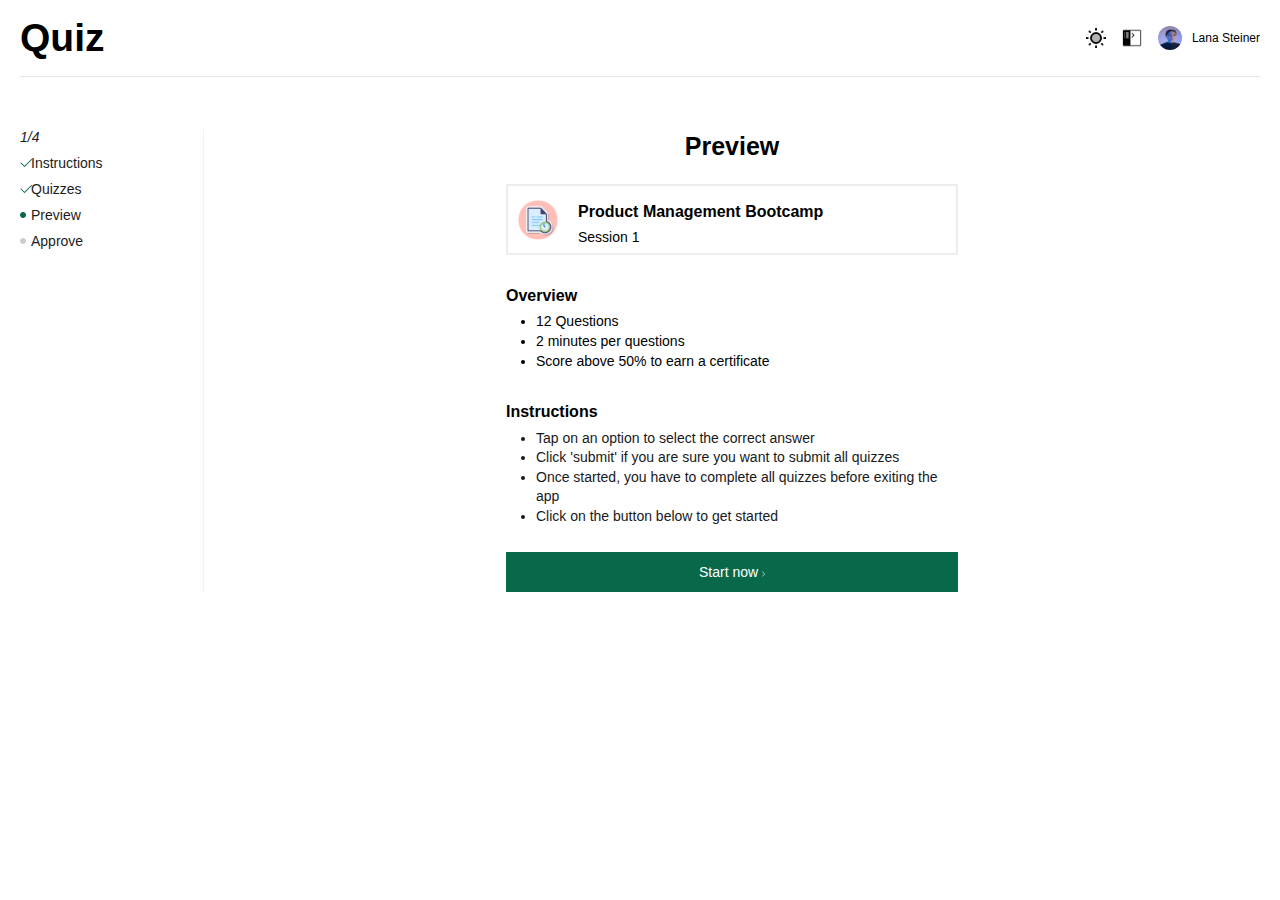
<file: quiz-preview.html>
<!DOCTYPE html>
<html lang="en">
<head>
    <meta charset="UTF-8">
    <meta name="viewport" content="width=device-width, initial-scale=1.0">
    <link rel="stylesheet" href="https://cdnjs.cloudflare.com/ajax/libs/font-awesome/6.5.1/css/all.min.css" integrity="sha512-DTOQO9RWCH3ppGqcWaEA1BIZOC6xxalwEsw9c2QQeAIftl+Vegovlnee1c9QX4TctnWMn13TZye+giMm8e2LwA==" crossorigin="anonymous" referrerpolicy="no-referrer" />
    <link rel="stylesheet" href="style.css">
    <title>Quiz Portal</title>
</head>
<body>
    <div class="portal-container">
    <header class="header">
        <h1>Quiz</h1>
        <div class="nav">
            <img id="icon" src="./images/icons8-sun-24.png" width="20px">
            <img id="icon" src="./images/icons8-sidebar-50.png" width="20px">
            <div class="profile-user">
                <img  src="./images/aiony-haust-3TLl_97HNJo-unsplash.jpg" width="24px">
                <p>Lana Steiner</p>
            </div>
        </div>
    </header>
    <main class="create-quiz-page">
        <div class="instruction-col1">
            <p><i>1/4</i></p>
            <div class="active">       
                <img src="./images/tick.png" alt="">
                <p> Instructions</p>
            </div>
            <div class="active">       
                <img src="./images/tick.png" alt="">
                <p>Quizzes</p>
            </div>
            <div class="active">       
                <img src="./images/greendot.png" alt="">
                <p>Preview</p>
            </div>
            <div class="active">
                <img src="./images/disableDot.png" alt="">       
                <p>Approve</p>
                
            </div>
        </div>
        <div class="col2">
            <div class="container">
                    <h1 style="text-align: center; font-size: 25px;font-style: normal; font-weight: 700; line-height: 140%;">Preview</h1>
                    <div class="instruction-box">
                        <img src="./images/icons8-quiz-100.png" width="40px">
                        <div id="text" >
                            <h4>Product Management Bootcamp</h4>
                            <p style="font-size: 14px; font-style: normal; line-height: 140%;" >Session 1</p>
                        </div>
                    </div>
        
                    <div class="overview">
                    <h4>Overview</h4>
                    <ul><li>12 Questions</li></ul>
                    <ul><li>2 minutes per questions</li></ul>
                    <ul><li>Score above 50% to earn a certificate</li></ul>
                    </div>
        
                    <div class="instructions">
                    <h4>Instructions</h4>
                    <ul><li>Tap on an option to select the correct answer</li></ul>
                    <ul><li>Click 'submit' if you are sure you want to submit all quizzes</li></ul>
                    <ul><li>Once started, you have to complete all quizzes before exiting the app</li></ul>
                    <ul><li>Click on the button below to get started</li></ul>
                    </div>
        
                    
                <div class="buttons">
                    <button style="font-weight: 100; font-size: 14px;" id="btn2"><a style="color: #fff;" href="./quiz-preview2.html">Start</a> now    <img src="/images/tinyarrow.png"></button>
                    
                </div>
            </div>
            
        </div>

    </main>
   
</body>
</html>
</file>
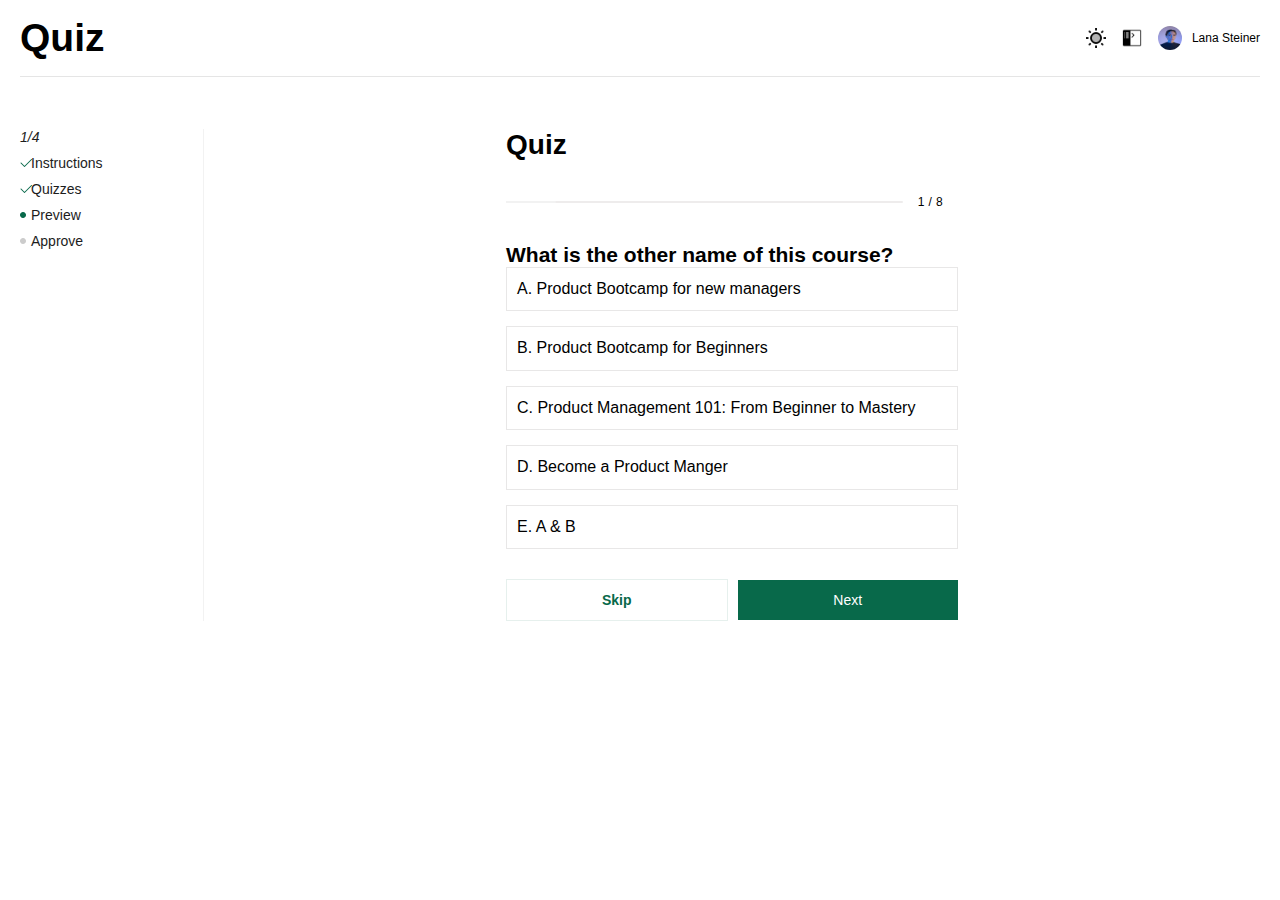
<file: quiz-preview2.html>
<!DOCTYPE html>
<html lang="en">
<head>
    <meta charset="UTF-8">
    <meta name="viewport" content="width=device-width, initial-scale=1.0">
    <link rel="stylesheet" href="https://cdnjs.cloudflare.com/ajax/libs/font-awesome/6.5.1/css/all.min.css" integrity="sha512-DTOQO9RWCH3ppGqcWaEA1BIZOC6xxalwEsw9c2QQeAIftl+Vegovlnee1c9QX4TctnWMn13TZye+giMm8e2LwA==" crossorigin="anonymous" referrerpolicy="no-referrer" />
    <link rel="stylesheet" href="style.css">
    <title>Quiz Portal</title>
</head>
<body>
    <div class="portal-container">
    <header class="header">
        <h1>Quiz</h1>
        <div class="nav">
            <img id="icon" src="./images/icons8-sun-24.png" width="20px">
            <img id="icon" src="./images/icons8-sidebar-50.png" width="20px">
            <div class="profile-user">
                <img  src="./images/aiony-haust-3TLl_97HNJo-unsplash.jpg" width="24px">
                <p>Lana Steiner</p>
            </div>
        </div>
    </header>
    <main class="create-quiz-page">
        <div class="instruction-col1">
            <p><i>1/4</i></p>
            <div class="active">       
                <img src="./images/tick.png" alt="">
                <p> Instructions</p>
            </div>
            <div class="active">       
                <img src="./images/tick.png" alt="">
                <p>Quizzes</p>
            </div>
            <div class="active">       
                <img src="./images/greendot.png" alt="">
                <p>Preview</p>
            </div>
            <div class="active">
                <img src="./images/disableDot.png" alt="">       
                <p>Approve</p>
                
            </div>
        </div>
        <div class="col2">
            <div class="container">
                <h1>Quiz</h1>
                <div style="display: flex; align-items: center; justify-content: space-between;  white-space: nowrap; padding: 20px 0 ;">
                <div id="progress-bar-container">
                    <div id="progress-bar"></div>
                    
                </div>
                <div id="question-counter"> <span id="current-question">1</span> / <span id="total-questions">0</span></div>
            </div>
                <div id="question"></div>
                <div id="options" class="options-container"></div>
                <div class="buttons">
                    <button onclick="skipQuestion()" id="btn1">Skip</button>
                    <button onclick="moveToNextQuestion()" id="btn2"><a style="color: #fff;" href="./quiz-preview3.html">Next</a> </button>
                </div>
            </div>
            </div>
            
        </div>

    </main>
    <script defer src="./js/quiz.js"></script>
</body>
</html>
</file>
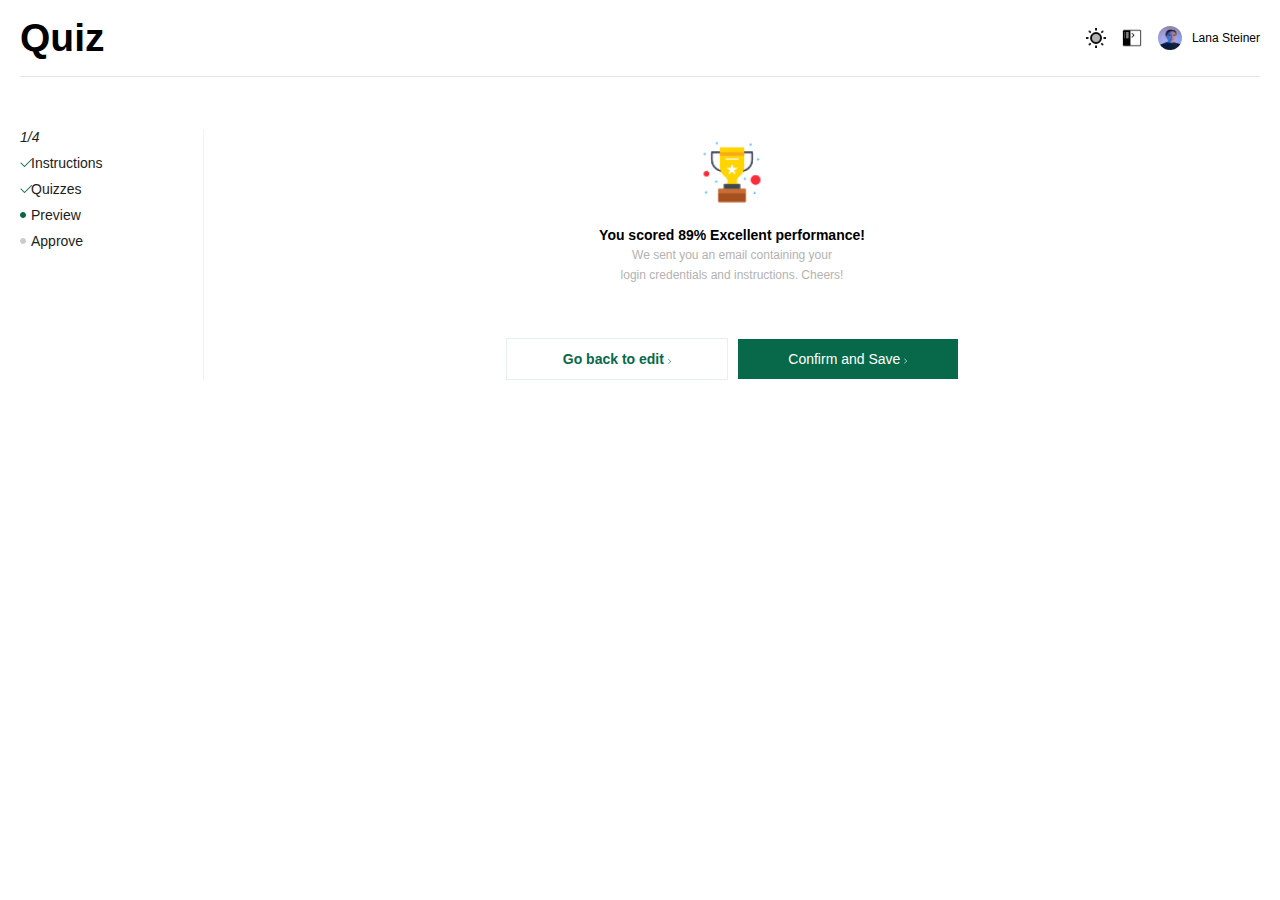
<file: quiz-preview3.html>
<!DOCTYPE html>
<html lang="en">
<head>
    <meta charset="UTF-8">
    <meta name="viewport" content="width=device-width, initial-scale=1.0">
    <link rel="stylesheet" href="https://cdnjs.cloudflare.com/ajax/libs/font-awesome/6.5.1/css/all.min.css" integrity="sha512-DTOQO9RWCH3ppGqcWaEA1BIZOC6xxalwEsw9c2QQeAIftl+Vegovlnee1c9QX4TctnWMn13TZye+giMm8e2LwA==" crossorigin="anonymous" referrerpolicy="no-referrer" />
    <link rel="stylesheet" href="style.css">
    <title>Quiz Portal</title>
</head>
<body>
    <div class="portal-container">
    <header class="header">
        <h1>Quiz</h1>
        <div class="nav">
            <img id="icon" src="./images/icons8-sun-24.png" width="20px">
            <img id="icon" src="./images/icons8-sidebar-50.png" width="20px">
            <div class="profile-user">
                <img  src="./images/aiony-haust-3TLl_97HNJo-unsplash.jpg" width="24px">
                <p>Lana Steiner</p>
            </div>
        </div>
    </header>
    <main class="create-quiz-page">
        <div class="instruction-col1">
            <p><i>1/4</i></p>
            <div class="active">       
                <img src="./images/tick.png" alt="">
                <p> Instructions</p>
            </div>
            <div class="active">       
                <img src="./images/tick.png" alt="">
                <p>Quizzes</p>
            </div>
            <div class="active">       
                <img src="./images/greendot.png" alt="">
                <p>Preview</p>
            </div>
            <div class="active">
                <img src="./images/disableDot.png" alt="">       
                <p>Approve</p>
                
            </div>
        </div>
        <div class="col2">
            <div class="finish-container">
                <div class="score-container">
                <img src="./images/icons8-trophy-64.png" width="70px">
                    <h2 id="total-questions">You scored 89% Excellent performance!<span id="score"></span></h2>
                    <p>We sent you an email containing your <br>login credentials and instructions. Cheers!</p>
                </div>
                    <div class="buttons">
                        <button onclick="skipQuestion()" id="btn1"><a style="color: #08694A;" href="./create-quiz2.html"> Go back to edit</a> <img src="./images/tinyarrowgreen.png" alt=""></button>
                        <button onclick="moveToNextQuestion()" id="btn2">Confirm and Save <img src="./images/tinyarrow.png" alt=""></button>
                    </div>
                   
                
                </div>
           
        </div>

    </main>
   
</body>
</html>
</file>
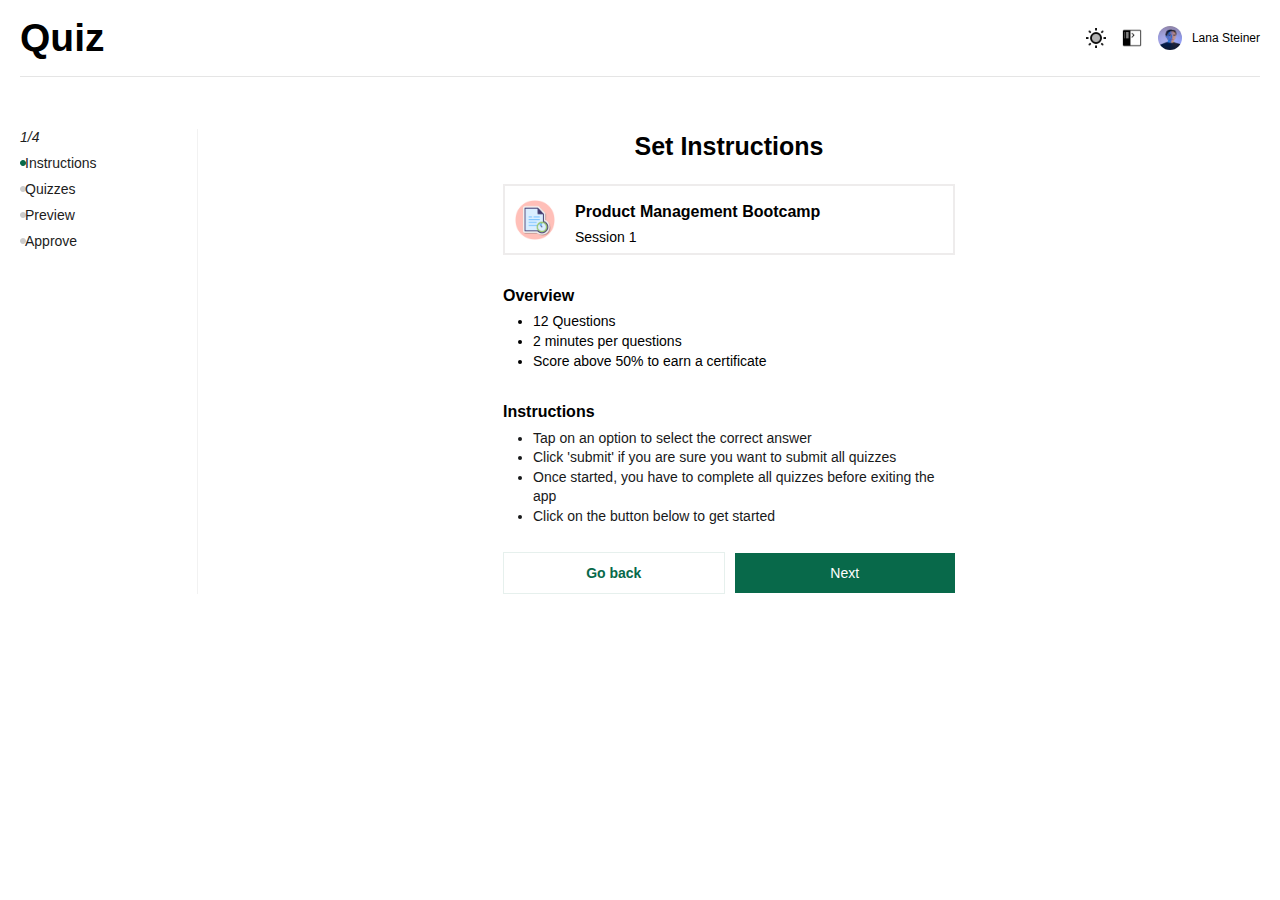
<file: set-instructions.html>
<!DOCTYPE html>
<html lang="en">
<head>
    <meta charset="UTF-8">
    <meta name="viewport" content="width=device-width, initial-scale=1.0">
    <link rel="stylesheet" href="https://cdnjs.cloudflare.com/ajax/libs/font-awesome/6.5.1/css/all.min.css" integrity="sha512-DTOQO9RWCH3ppGqcWaEA1BIZOC6xxalwEsw9c2QQeAIftl+Vegovlnee1c9QX4TctnWMn13TZye+giMm8e2LwA==" crossorigin="anonymous" referrerpolicy="no-referrer" />
    <link rel="stylesheet" href="style.css">
    <title>Quiz Portal</title>
</head>
<body>
    <div class="portal-container">
    <header class="header">
        <h1>Quiz</h1>
        <div class="nav">
            <img id="icon" src="./images/icons8-sun-24.png" width="20px">
            <img id="icon" src="./images/icons8-sidebar-50.png" width="20px">
            <div class="profile-user">
                <img  src="./images/aiony-haust-3TLl_97HNJo-unsplash.jpg" width="24px">
                <p>Lana Steiner</p>
            </div>
        </div>
    </header>
    <main class="create-quiz-page">
        <div class="instruction-col1">
            <p><i>1/4</i></p>
            <div class="active">       
                <img src="./images/greendot.png" alt="">
                <p> Instructions</p>
            </div>
            <div class="active">       
                <img src="./images/disableDot.png" alt="">
                <p>Quizzes</p>
            </div>
            <div class="active">       
                <img src="./images/disableDot.png" alt="">
                <p>Preview</p>
            </div>
            <div class="active">
                <img src="./images/disableDot.png" alt="">       
                <p>Approve</p>
                
            </div>
        </div>
        <div class="col2">
            <div class="container">
                    <h1 style="text-align: center; font-size: 25px;font-style: normal; font-weight: 700; line-height: 140%;">Set Instructions</h1>
                    <div class="instruction-box">
                        <img src="./images/icons8-quiz-100.png" width="40px">
                        <div id="text" >
                            <h4>Product Management Bootcamp</h4>
                            <p style="font-size: 14px; font-style: normal; line-height: 140%;" >Session 1</p>
                        </div>
                    </div>
        
                    <div class="overview">
                    <h4>Overview</h4>
                    <ul><li>12 Questions</li></ul>
                    <ul><li>2 minutes per questions</li></ul>
                    <ul><li>Score above 50% to earn a certificate</li></ul>
                    </div>
        
                    <div class="instructions">
                    <h4>Instructions</h4>
                    <ul><li>Tap on an option to select the correct answer</li></ul>
                    <ul><li>Click 'submit' if you are sure you want to submit all quizzes</li></ul>
                    <ul><li>Once started, you have to complete all quizzes before exiting the app</li></ul>
                    <ul><li>Click on the button below to get started</li></ul>
                    </div>
        
                    
                <div class="buttons">
                    <button id="btn1">Go back</button>
                    <button id="btn2"><a style="color: #fff;" href="./create-quiz2.html">Next</a></button>
                </div>
            </div>
            
        </div>

    </main>
   
</body>
</html>
</file>
<file: style.css>
:root{
    --bg-color:#fff;
    --second-bg-color:#EFE0ED;
    --text-color:#000;
    --main-color:#F2F2F2;
    --second-color:#FFF3CD;
    --text-muted:#7d8da1;
    --font-family1: Arial, "Helvetica Neue", Helvetica, sans-serif; 
    --font-family: 'Inter', sans-serif;
}
*{
    margin: 0;
    padding: 0;
    box-sizing: border-box;
}
/* html{
    font-size: 62.5%;
} */
.text-muted{
    color: #7d8da1;
    font-size: 14px;
}

.portal-container{
    width: 100%;
    padding: 0px 20px;
    display: flex;
    flex-direction: column;
}
.header{
    display: flex;
    padding: 16px 0px;
    justify-content: space-between;
    align-items: center;
    border-bottom: 1px solid var(--black-10, rgba(0, 0, 0, 0.10));
    align-items: stretch;
    background: var(--bg-color);
}
.header h1{
     font-family: var(--font-family1);
     font-weight: 700;
     font-size: 39px;
}

.header .nav{
    display: flex;
    justify-content: space-between;
    align-items: center;
   gap: 16px;
}

.header .profile-user{
    display: flex;
    align-items: center; 
    justify-content: space-between;
}

.header .profile-user img{
    width: 24px;
    height: 24px;
    border-radius: 64px;
}

.header .profile-user p{
    display: flex;
    text-wrap: nowrap;
    margin-left: 10px;
    font-family: var(--font-family);
    font-size: 12px;
    font-weight: 400;
    line-height: 14.52px;
    color: var(--text-color);
}


/* dashboard */
main{
    display: flex;
    width: 100%;
}
.left{
    margin-top: 11px;
    width: 80%;
}
.dashoard{
    display: flex;
    flex-direction: column;   
}
.dashoard h4{
    font-family: var(--font-family1);
    font-size: 14px;
}
#today{
    font-family: var(--font-family1);
}
.dashboard-boxes{
    display: flex;
    font-family: var(--font-family);
    align-items: flex-start;
    gap: 24px;
    align-self: stretch;
}
.dashboard-boxes h3{
    font-family: var(--font-family);
    font-size: 24px;
    font-weight: 600;
    padding: 8px 0;
    color: var(--black-100, var(--black-100, #1C1C1C));

}
.box1 p{
    font-family: var(--font-family1);
    font-size: 14px;
    padding: 8px 0;
   
}
.box1 #rates{
     margin-top: 35px;
     margin-right: 24px;
}
.box1{
    margin-top: 16px;
    height: 112px;
    border-radius: 16px;
    display: flex;
    align-items: center;
    padding:12px 24px ;
    background-color: var(--second-color);
    justify-content: space-between;
}


.main-nav{
    display: flex;
    align-items: flex-start;
    gap: 24px;
    justify-content: space-between;
    padding: 4px 8px;
    margin: 15px 8px;
    font-family: var(--font-family);
}
.main-nav .navs{
    display: flex;
    align-items: flex-start;
    gap: 24px;
}

.main-nav #create-quiz{
    color: #08694A;
    display: flex;
    height: 28px;
    padding: 4px 8px;
    font-size: 14px;
    align-items: center;
    gap: 4px;
    
} 
.right{
    margin:  10px 12px;
}

.right .top{
    display: flex;
    padding: 12px 24px;
    flex-direction: column;
    margin-bottom: 20px;
    width: 300px;
    border-radius: 8px;
    gap: 4px;
    border: 1px solid rgba(0, 0, 0, 0.10);
    background: var(--white-100, #FFF);
    text-wrap: nowrap;
}

.right .top h3{
    display: flex;
height: 28px;
padding-left: 4px;
text-align: left;
align-self: stretch;
font-family: var(--font-family);
font-size: 14px;
font-style: normal;
font-weight: 600;
line-height: 20px;
margin-bottom: 10px;
 /* 142.857% */
}
   

.second-nav{
    display: flex;
    align-items:center;
    gap: 16px;
    justify-content: space-between;
    padding: 8px 16px;
    background-color: #f7f9fb;
    margin: 5px 8px;
    width: 97%;
    border-radius: 8px;
    padding: 8px;
    font-family: var(--font-family);
}
.second-nav .navs{
    display: flex;
    align-items: flex-start;
    gap: 24px;
}

.second-nav .search{
    color:#00000033;
    display: flex;
    height: 28px;
    padding: 4px 6px;
    align-items: center;
    gap: 4px;
    font-family: var(--font-family1);
    border-radius: 8px;
    border: 1px solid rgba(0, 0, 0, 0.10);
    font-size: 14px;
    background:  rgba(255, 255, 255, 0.80);

} 

.table-columns{
    display: flex;
    align-items: center;
    margin-top: 10px;
    width: 100%;
    font-family: var(--font-family);
    border:0px , 0px, 1px, 0px;
    text-wrap: nowrap;
}
.table-columns p{
    font-size: 12px;
    line-height: 18px;
    border: 0 0 0 1px;
    border-bottom: 1px solid #0000000D;
    padding: 8px 24px 8px 16px;
}

 .table-header{
   border-left:1px solid #0000000D;
   color: #00000066;
   height: 40px;
   margin-top: 5px;
   line-height: 14.52px;
   border-bottom: 1px solid #00000033;
}
.table-header p{
    font-size: 12px;
    font-weight: 400;
    line-height: 15px;
    font-family: var(--font-family);
}
.user{
    display: flex;
    align-items: center;
    justify-content: space-around;
}
.user img{
    border-radius: 50%;
    width: 16px;
    height: 16px;
     margin-right: -8px;
}

.date{
    display: flex;
    align-items: center;
}
.status{
    display: flex;
    flex-direction: column;

    position: relative; 
}
.active{
    display: flex;
    align-items: center;
}
.active img{
    margin-right: -16px;
}


.options-menu {
    position: absolute;
    top: calc(100% + 10px); /* Position it below the .active item */
    width: 169px;
    height: 140px;
    background-color: #fff;
    box-shadow: 0px 4px 4px 0px rgba(0, 0, 0, 0.25);
    border-radius: 6px;
    display: none;
    z-index: 1000;
}

.active {
    position: relative; /* Set the parent position to relative */
}



.options-menu ul {
    list-style-type: none;
    padding: 0;
    margin: 0;
}

.options-menu ul li {
    gap: 20px;
    align-items: center;
    display: flex;
    padding: 5px;
    font-size: 14px;
    font-weight: 400;
    cursor: pointer;
    color: #08694A;
}


.options-menu ul li:hover {
    background-color: #f0f0f0;
}

.page-number{
    display: flex;
    justify-content: right;
    gap: 4px;
    align-items: center;

}
.page-number p{
    padding: 4px 8px;
    font-size: 12px;
    font-weight: 400;
    font-family: var(--font-family);
}



.right{
    border-left: 1px solid #0000001A;
    padding-left:15px;
    

}

.avatar {
    display: flex;
    align-items: center;
    
}

.avatar img {
    border-radius: 50%;
    width: 24px;
    height: 24px;
    margin-right: 10px;
}

.avatar-text {
    line-height: 1.4;

}
.avatar-text h5{
    color: var(--text-color);
    font-family: var(--font-family1);
    font-size: 14px;
    font-style: normal;
    font-weight: 400;
    line-height: 140%; /* 19.6px */
}

.avatar-text p{
    color: var(--text-muted);
    font-family: var(--font-family);
    font-size: 12px;
   
}


.leaderboard {
    display: flex;
    align-items: center;
    gap: 16px;
    font-size: 13px;
    font-family: var(--font-family1);
}

.leaderboard img {
    border-radius: 50%;
    width: 24px;
    height: 24px;
    margin-right: 10px;
}

.leaderboard-text {
    line-height: 1.4;
    display: flex;
    align-items: center;
    height: 32px;
    padding: 4px 8px 4px 4px;
    align-items: center;
    gap: 8px;
    flex: 1 0 0;
}

.leaderboard-text p{
    color: var(--text-muted);
    font-size: 13px;
    font-style: normal;
    font-weight: 400;
    line-height: 18px; 
   
}

.top .score{
    display: flex;
flex-direction: column;
align-items: flex-start;
gap: 7px;
align-self: stretch;
min-width: 272px;
justify-content: left;
margin-bottom: 24px;

}
.top .score h1{
    color: #08694A;
    font-family: var(--font-family1);
    font-size: 96px;
    font-style: normal;
    font-weight: 700;
    line-height: normal;
    letter-spacing: 0.31px;
}

.top .score h4{
    color: var(--text-color);
    font-family: var(--font-family1);
    font-size: 14px;
    font-style: normal;
    font-weight: 400;
    line-height: 140%; /* 19.6px */
}
.top .score p{
    color: var(--Black-Faded, #B1B1B1);
    font-family: var(--font-family1);
    font-size: 12px;
    font-style: normal;
    font-weight: 400;
    line-height: 140%; /* 16.8px */
    letter-spacing: -0.24px;
}

.top .grading,.grading1,.grading2,.grading3,.grading4{
    display: flex;
    align-items: center;
    justify-content: space-between;
    font-family: var(--font-family);
    font-size: 13px;
}




/* create quiz page */

.create-quiz-page{
    width: 100%;
    display: flex;
    padding: 52px 0;
    gap: 8px;
    
}
.create-quiz-page .col1{
    display: flex;
    gap: 14px;
    width: 164px;
    flex-direction: column;
}

.create-quiz-page .col1 h5{
    font-family: var(--font-family1);
    font-size: 14px;
    font-weight: 400;
}
.create-quiz-page .col1 .user {
    padding: 4px 12px;
    border: 0, 0, 0, 1px;
    font-size: 12px;
    font-family: var(--font-family);
}

.create-quiz-page .col1 .user img{
    width: 24px;
    height: 24px;
}

.create-quiz-page .col2 .container{
    width: 452px;
}
.col2{
    font-family: var(--font-family1);
    width: 1270px;
    display: flex;
    align-items: flex-start;
    justify-content: center;
    align-items: center;
    border-left: 1px solid #0000000D;
    font-size: 14px;
    font-weight: 400;

}

.col2 h3{
    text-align: center;
    font-size: 25px;
}
.col2 .select-course{
    gap: 8px;
}
.col2 #select-item{
    border: 1px solid #F2F2F2;
    padding: 10px;
    gap: 10px;
    font-size: 16px;
    font-weight: 500;
    color: #0F0F0F;
    margin: 10px 0px;
   line-height: 23.82px;
  

}

.col2 select {
    width: 100%;
    padding: 10px;
    border: 1px solid #F2F2F2;
    outline: none;
    border-radius: 5px;
    background-color: #fff;
    font-size: 16px;
    font-weight: 500;
    color: #0F0F0F;
    margin: 10px 0;
    line-height: 24px;
    appearance: none; 
    -webkit-appearance: none; 
    -moz-appearance: none; 
}

.col2 select:focus{
    border-color: #ccc;
}
.col2 select::after {
    content: '\25BC'; /* Unicode character for down arrow */
    position: absolute;
    top: 50%;
    right: 10px;
    transform: translateY(-50%);
    pointer-events: none;
    border: none;
    background-color:khaki ;
    color: #999; 
}
.col2 select option:hover {
    background-color: #f0f0f0;
}
.col2 option {
    background-color: #fff;
    color: #0F0F0F; 
}

.col2 h5{
    font-size: 16px;
    font-weight: 700;
}

.col2 .section-box{
    padding: 16px;
    gap: 12px;
    border: 1px solid #EBEFE0;
    border-radius: 10px;

}

.col2 .section-items{
    display: flex;
    align-items: center;
    justify-content: space-between;
    gap: 20px;
    margin-bottom:10px;
}

.col2 .section-items p{
    font-size: 14px;
    color:#2d2d2e;
    font-weight: 400;
    font-family: var(--font-family1);
}

.col2 .buttons{
    width: 100%;
    display: flex;
    margin-top: 15px;
    align-items: center;
    justify-content: space-between;
}

.buttons #btn1,#btn2{
    border: 0;
    padding:12px  10px;
    width: 100%;
}

.buttons #btn1{
    background-color: #fff;
    border: 1px solid #08694A1A;
    margin-right: 10px;
    font-family: var(--font-family1);
    font-weight: 700;
    font-size: 14px;
    color: #08694A;
}

.buttons #btn2{
    background-color: #08694A;
    color: #fff;
    outline: none;
    font-family: var(--font-family1);
    font-weight: 400;
    font-size: 14px;
    border: 0;
}


/* set-instructions */
.instruction-col1 p{
    display: flex;
    width: 164px;
    flex-direction: column;
    font-size: 14px;
    font-weight: 400;
    font-family: Arial, "Helvetica Neue", Helvetica, sans-serif;
    color: #1C1C1C;
}

.instruction-col1 .active{
    justify-content: space-between;
    display: flex;
    align-items: center;
    gap:15px;
    margin-top: 10px;
}

.instruction-box{
    display: flex;
    border: 2px solid rgb(238, 236, 236);
    padding: 5px 10px;
    margin-top: 20px;
    align-items: center;
    gap: 20px;
}

.container h4{
    font-size: 16px;
    font-style: normal;
    font-family: Arial, "Helvetica Neue", Helvetica, sans-serif;
    font-weight: 700;
    line-height: 140%;
    padding: 10px 0 5px 0;


}
.container li{
    font-size: 14px;
    color: #333;
}
.overview{
    padding: 20px 0;
}
.overview li{
    list-style-type: disc;
    color: var(--text-color);
    margin-left: 30px;
    font-size: 14px;
    font-weight: 100;
    font-style: normal;
    line-height: 140%;
}

.instructions{
    padding-bottom: 10px;
}
.instructions li{
    list-style-type: disc;
    color: #18191A;
    font-size: 14px;
    font-weight: 100;
    font-style: normal;
    line-height: 140%;
    margin-left: 30px;
}

/* create quiz2 */
.question-number-box{
    display: flex;
    flex-wrap: wrap;
    padding-top: 10px; 
    gap: 10px;
}
.question-number-box #num{
    border-radius: 50%;
    background-color: #A7D252;
    color: #fff;
    text-align: center;
    font-size: 16px;
    width: 41px; 
    height: 41px;
    display: flex;
    align-items: center;
    justify-content: center;
}
.question-number-box #disabled-num{
    border-radius: 50%;
    background-color: #0000001A;
    color: #333;
    text-align: center;
    font-size: 16px;
    width: 41px; 
    height: 41px;
    display: flex;
    align-items: center;
    justify-content: center;
}
a{
    text-decoration: none;
}
.col2 .option-input:focus{
    outline: 1px solid #b4b2b2;
}
.col2 .container .answer-options{
    display: flex;
    align-items: center;
    gap: 5px;
}
.container .answer-options #ans-opt{
    border: 1px solid #0000000D;
    padding:10px 19.5% 10px 10px;
    font-size: 16px;
    
}
.container #ans-opt:hover{
    border: 2px solid #A7D252;
    background-color: #eeffea;
}
 
.col3{
    text-align: right;
    display: flex;
    width: 164px;
    flex-direction: column;
    font-family: var(--font-family1);
    border-left: 1px solid #0000000D;
}

/* quiz preview2 */


#progress-bar-container {
    width: 100%;
    height: 2px;
    background-color:rgb(238, 236, 236);
    border-radius: 10px;
    margin: 20px 0;
    overflow: hidden;
}

#progress-bar {
    height: 100%;
    width: 0; 
    background-color:var(--main-color);
    border-radius: 10px;
    transition: width 0.3s; 
}
#question-counter {
    font-size: 12px;
    color:var(--text-color);
    padding:0 15px ;
    text-align: left;
    font-style: normal;
    font-weight: 100;
    line-height: 16px; /* 133.333% */
    letter-spacing: 0.36px;
}
#quiz-container h1{
    font-size: 25px;
font-style: normal;
font-weight: 700;
line-height: 140%;
}


#quiz-container h2,#review-question{
    font-size: 14px;
    font-style: normal;
    font-weight: 100;
    line-height: 148.891%;
    margin-bottom: 12px;
    text-align: left;
}
.option{
    background-color: var(--bg-color);
    color:var(--text-color);
    padding: 10px;
    width: 100%;
    text-align: left;
    margin-bottom: 15px;
    border: 1px solid rgb(232, 231, 231);
    cursor: pointer;
    font-size: 16px;
    font-style: normal;
    font-weight: 100;
    line-height: 140%;
    transition: ease-in-out 0.3s;
}


.option:hover {
    background-color:#eeffea
}
.option.selected {
    background-color: #eeffea;
    color: #000; 
    border: 2px solid var(--second-bg-color);


}


/* approve quiz page */

.approve-container{
    width: 250px;
    text-align: center;
}

.approve-container #copy-btn{
    background-color: #08694A;
    color: #fff;
    outline: none;
    border: 0;
    padding:14px  10px;
    font-weight: 500;
    font-size: 14px;
    width: 100%;
    margin: 20px 0;
}

.approve-container h5{
    padding: 10px 0;
    color: #000;
}


.approve-container .quiz-info{
    background-color: #0000000D;
    padding: 10px 20px;
    justify-content: center;
    display: flex;
    flex-direction: column;
    gap: 16px;
    padding: 10px 0 25px  0 ;
}

.approve-container .grey-text{
    color: #0000007e;
    font-family: var(--font-family);
    font-weight: 400;
    font-size: 13px;
}


.approve-container .date{
    display: flex;
    text-align: center;
    justify-content: center;
    gap: 5px;
}

.approve-container .creator{
    display: flex;
    justify-content: center;
    gap: 5px;
    align-items: center;
   
}

.approve-container .creator img{
    border-radius: 50%; 
    width: 24px;
    height: 24px;
}

.approve-container .arrow-home{
    display: flex;
    align-items: center;
    color: #08694A;
    margin-top: 20px;
    font-size: 14px;
    justify-content: center;
}
.approve-container .arrow-home img{
    font-size: 10px;
}




.finish-container{
    text-align: center;
    display: flex;
    width: 452px;
    align-items: center;
    flex-direction: column;
    justify-content: center;
}

.finish-container .score-container{
    padding: 8px 16px;
    width: 313px;
    gap: 8px;
}

.finish-container h2{
    margin-top: 15px;
    font-size: 14px;
    font-style: normal;
    font-weight: 600;
    line-height: 20px;
    color: black;
}
.finish-container p{
    font-size: 14px;
    color: #b4b2b2;
    margin:0 0 30px 0;
    font-style: normal;
    font-weight: 400;
    line-height: 20px;
    text-align: center;

}

.finish-container img{
    font-size: 95px;
}

.finish-container h2{
    font-size: 14px;
    font-weight: 600;
    line-height: 20px;
    font-family: var(--font-family);
}


.finish-container p{
    font-size: 12px;
    font-weight: 400;
    font-family: var(--font-family);
}

.finish-container .buttons{
    width: 100%;
    display: flex;
    margin-top: 15px;
    align-items: center;
    justify-content: space-between;
}



























@media (max-width:1040px) {
    .dashboard-boxes{
        display: flex;
        flex-direction: column;
        
    }
    .dashboard-boxes .box1{
        width: 120%;
    }
    main{
        display: flex;
        flex-direction: column;
    }
    .create-quiz-page{
        display: flex;
        flex-direction: column;
        width: 50%;
    }
    .finish-container{
        align-items: center;
        display: flex;
        flex-direction: column;
        justify-content: center;
    }
     .second-nav {
        width: 120%;
    }
    .main-nav{
        width: 120%;
    }
    .right{
        display: flex;
        border: none;
        gap: 10px;
        flex-wrap: nowrap;
    }
    .col2 #select-item{
        width: 100%;
    }
}


@media (max-width:700px) {

    .create-quiz-page .col2{
        width: 100%;
      display: inline;
      border: none;
      margin-top: 100px;
    }
    .create-quiz-page .col2 .container{
        width:200%;
       
        
    }
    .col3{
        margin-top: 50px;
        text-align: left;
    }
    
    .finish-container{
      text-align: center;
        display: flex;
        align-items: center;
        flex-direction: column;
    }
    .second-nav {
        width: 100%;
    }
    .main-nav{
        width: 100%;
    }
    
   
}
</file>
